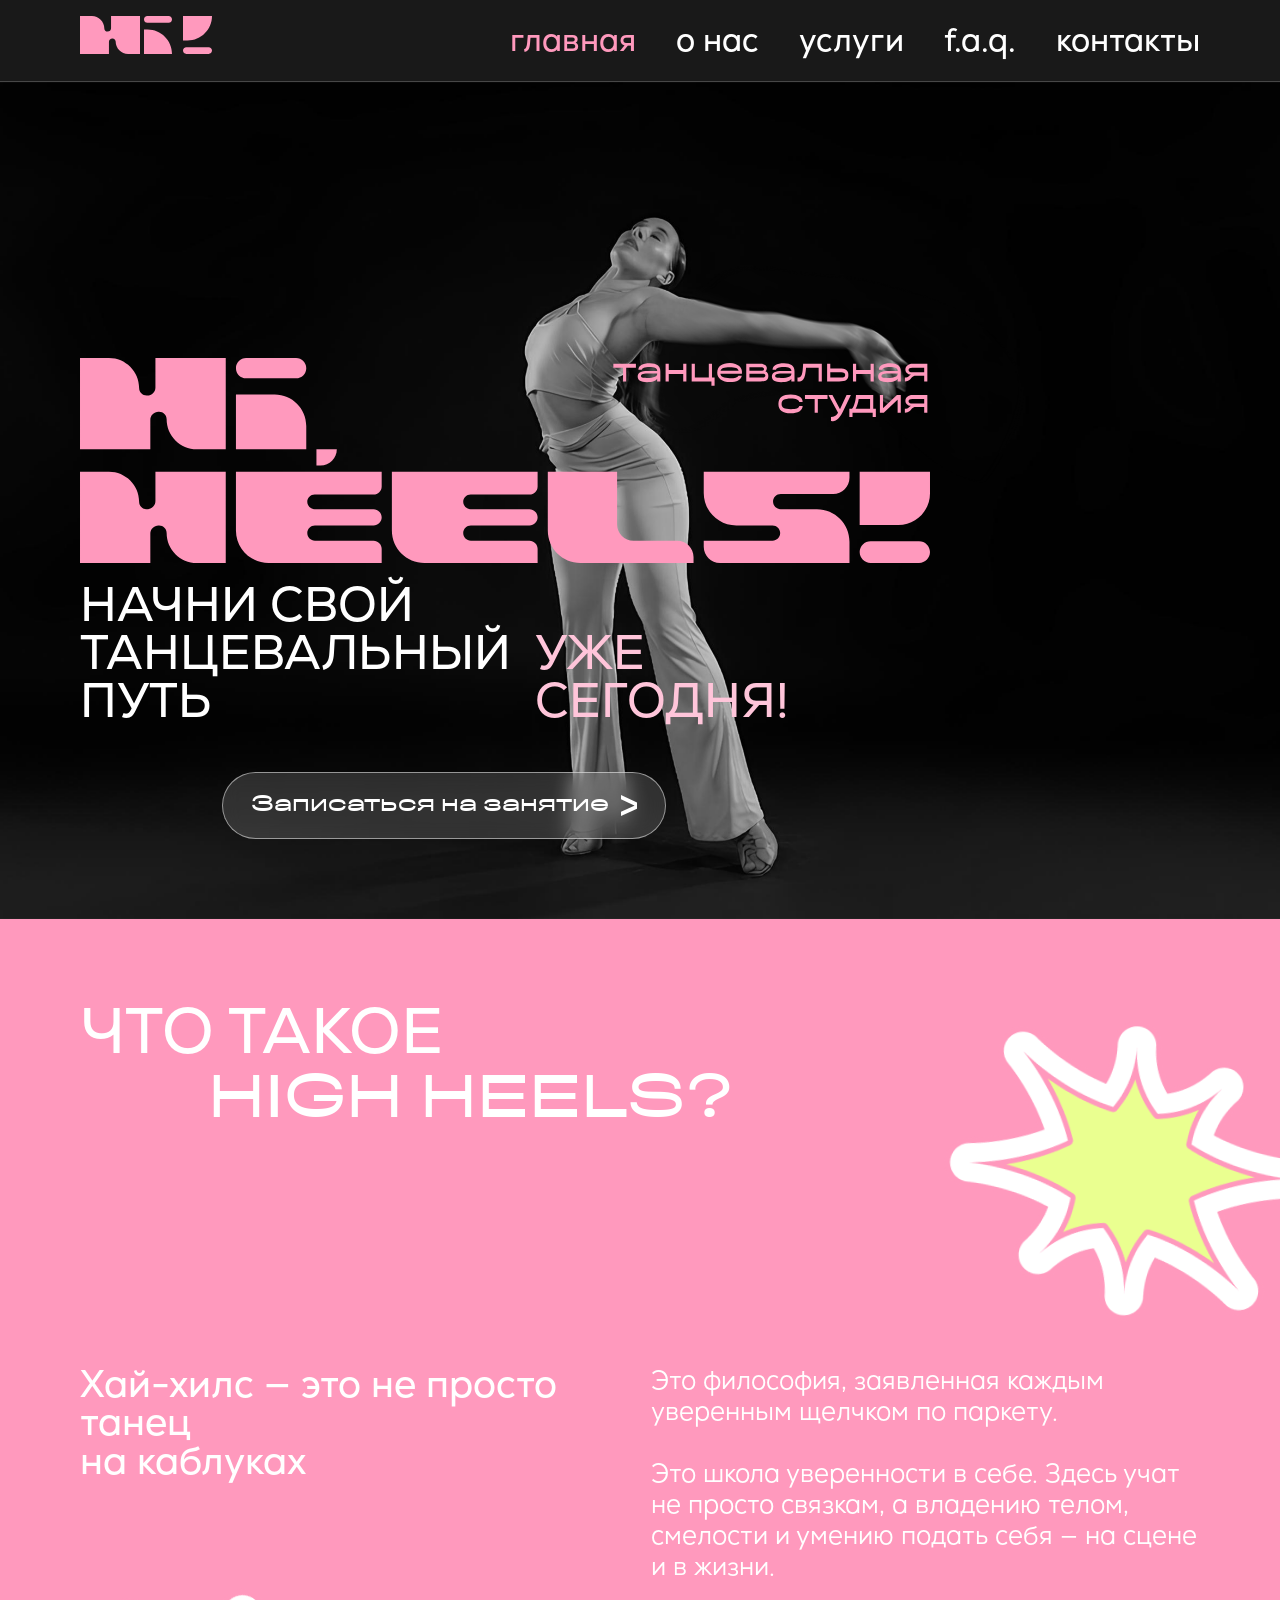
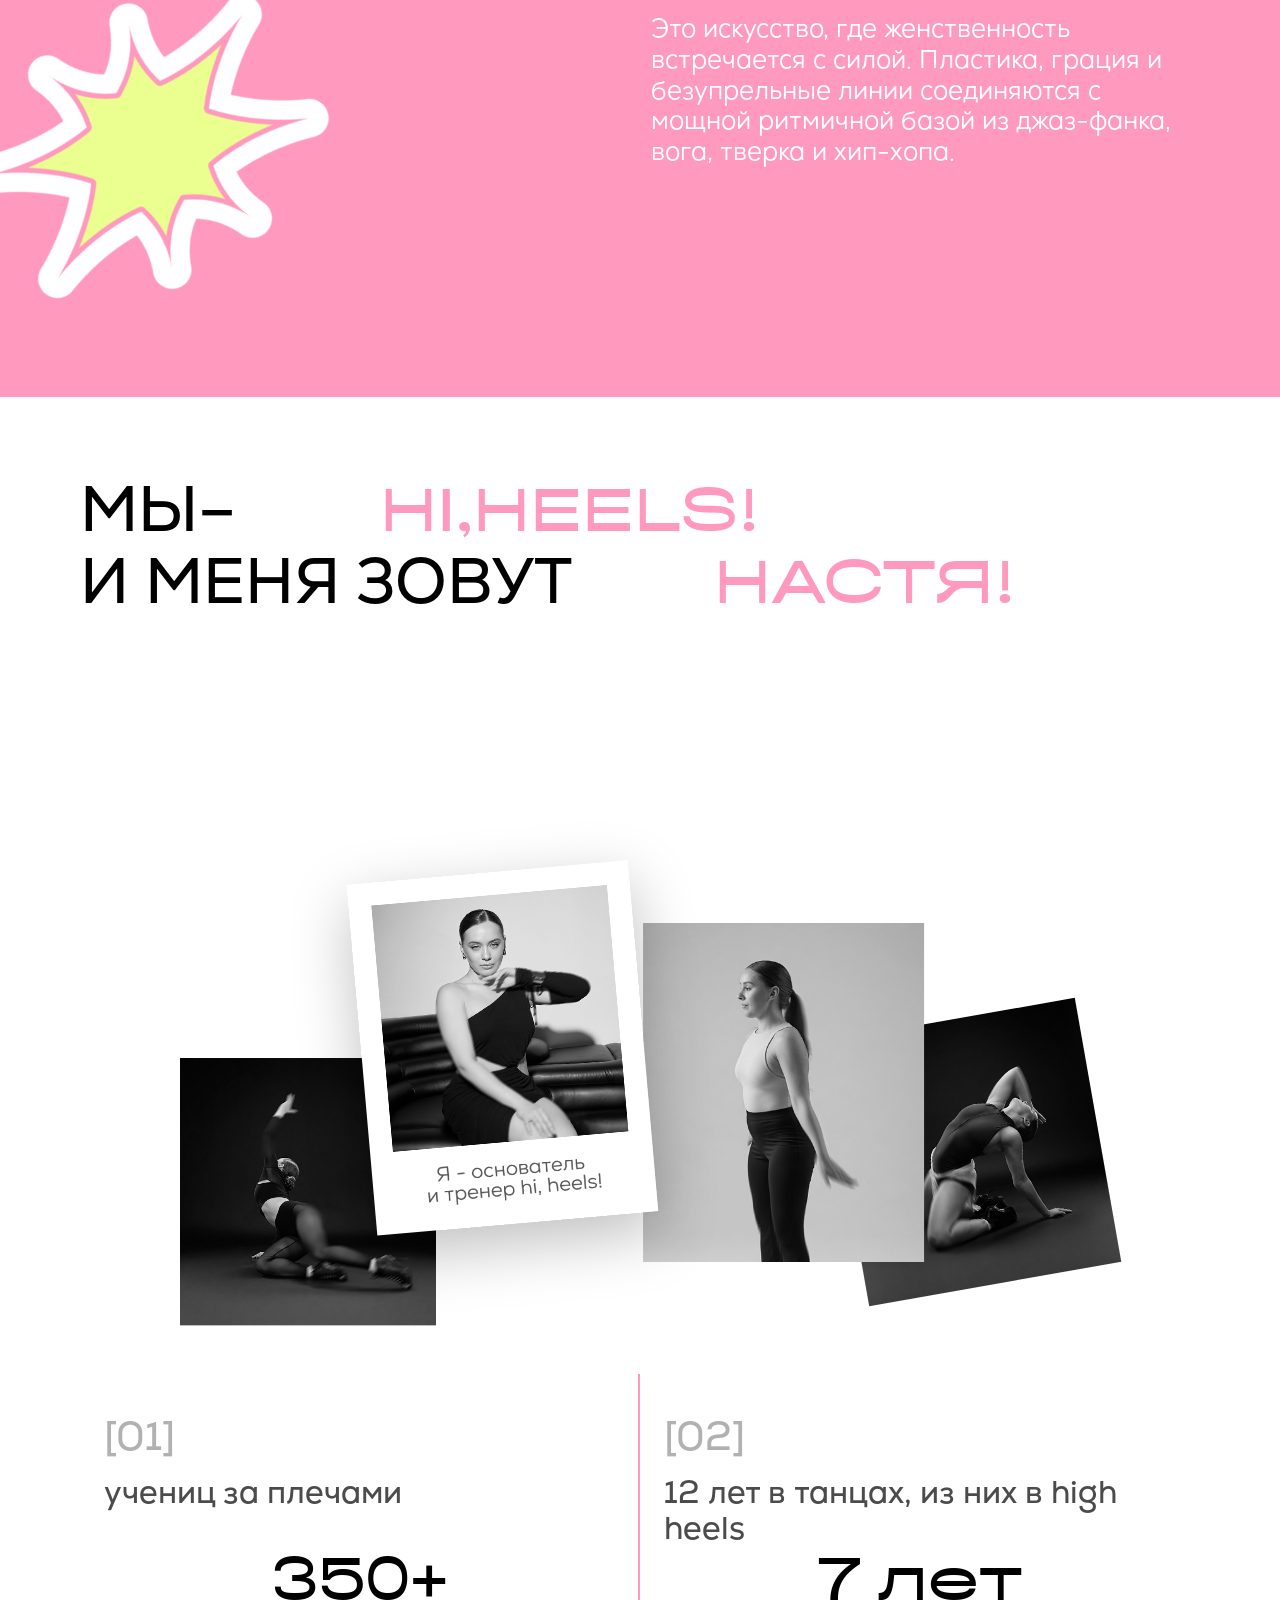
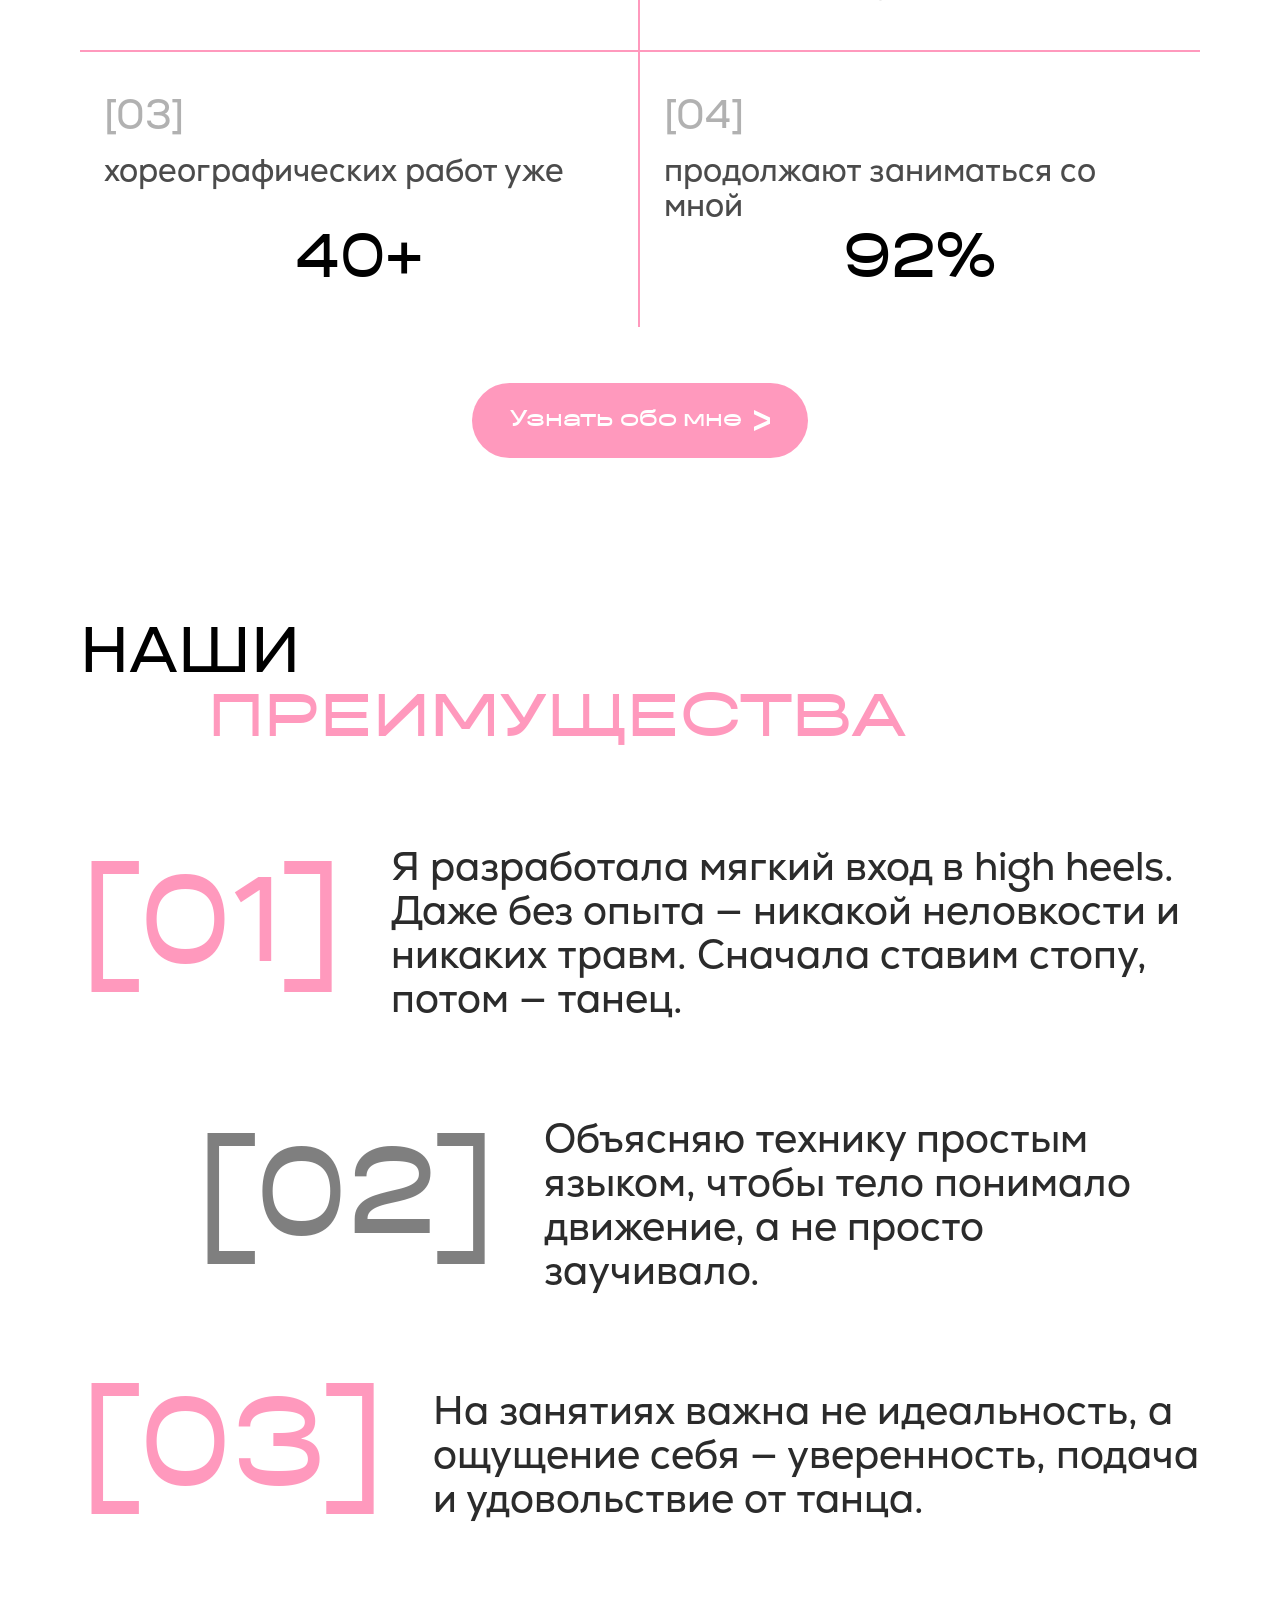
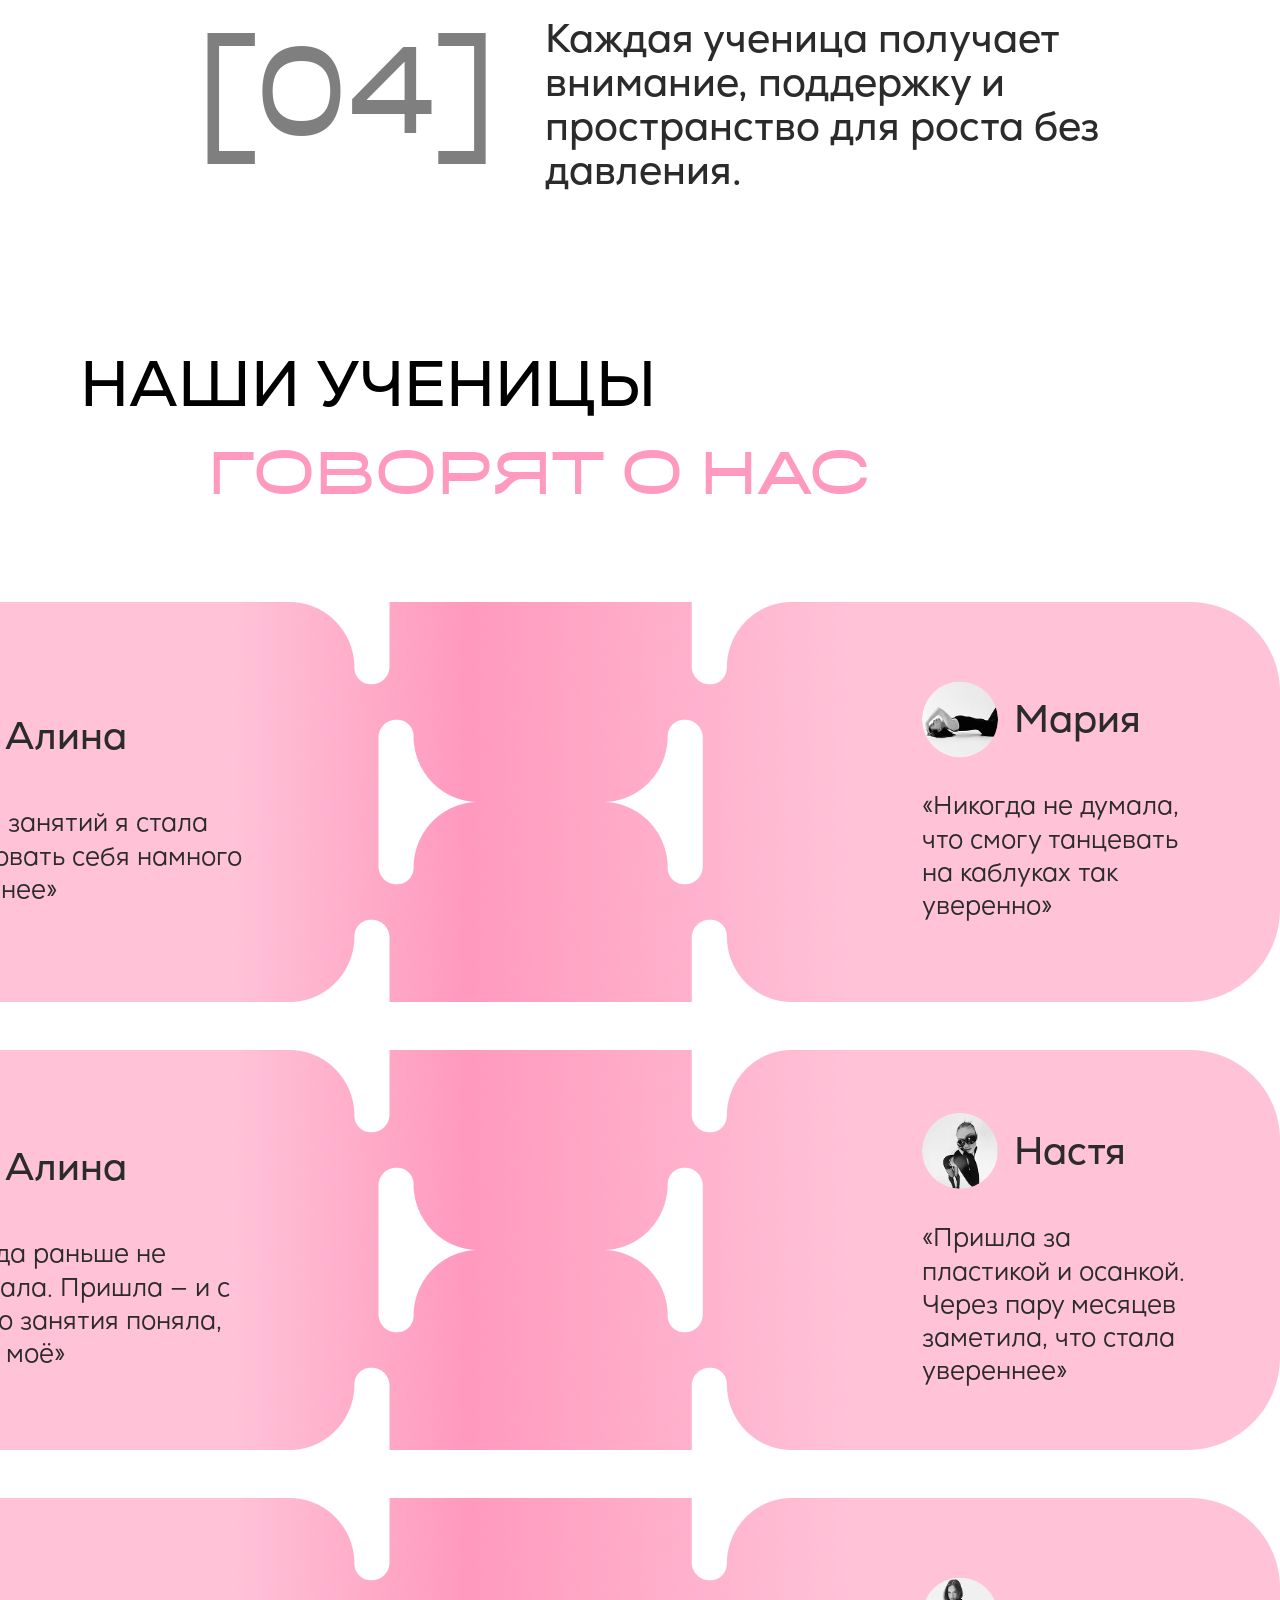
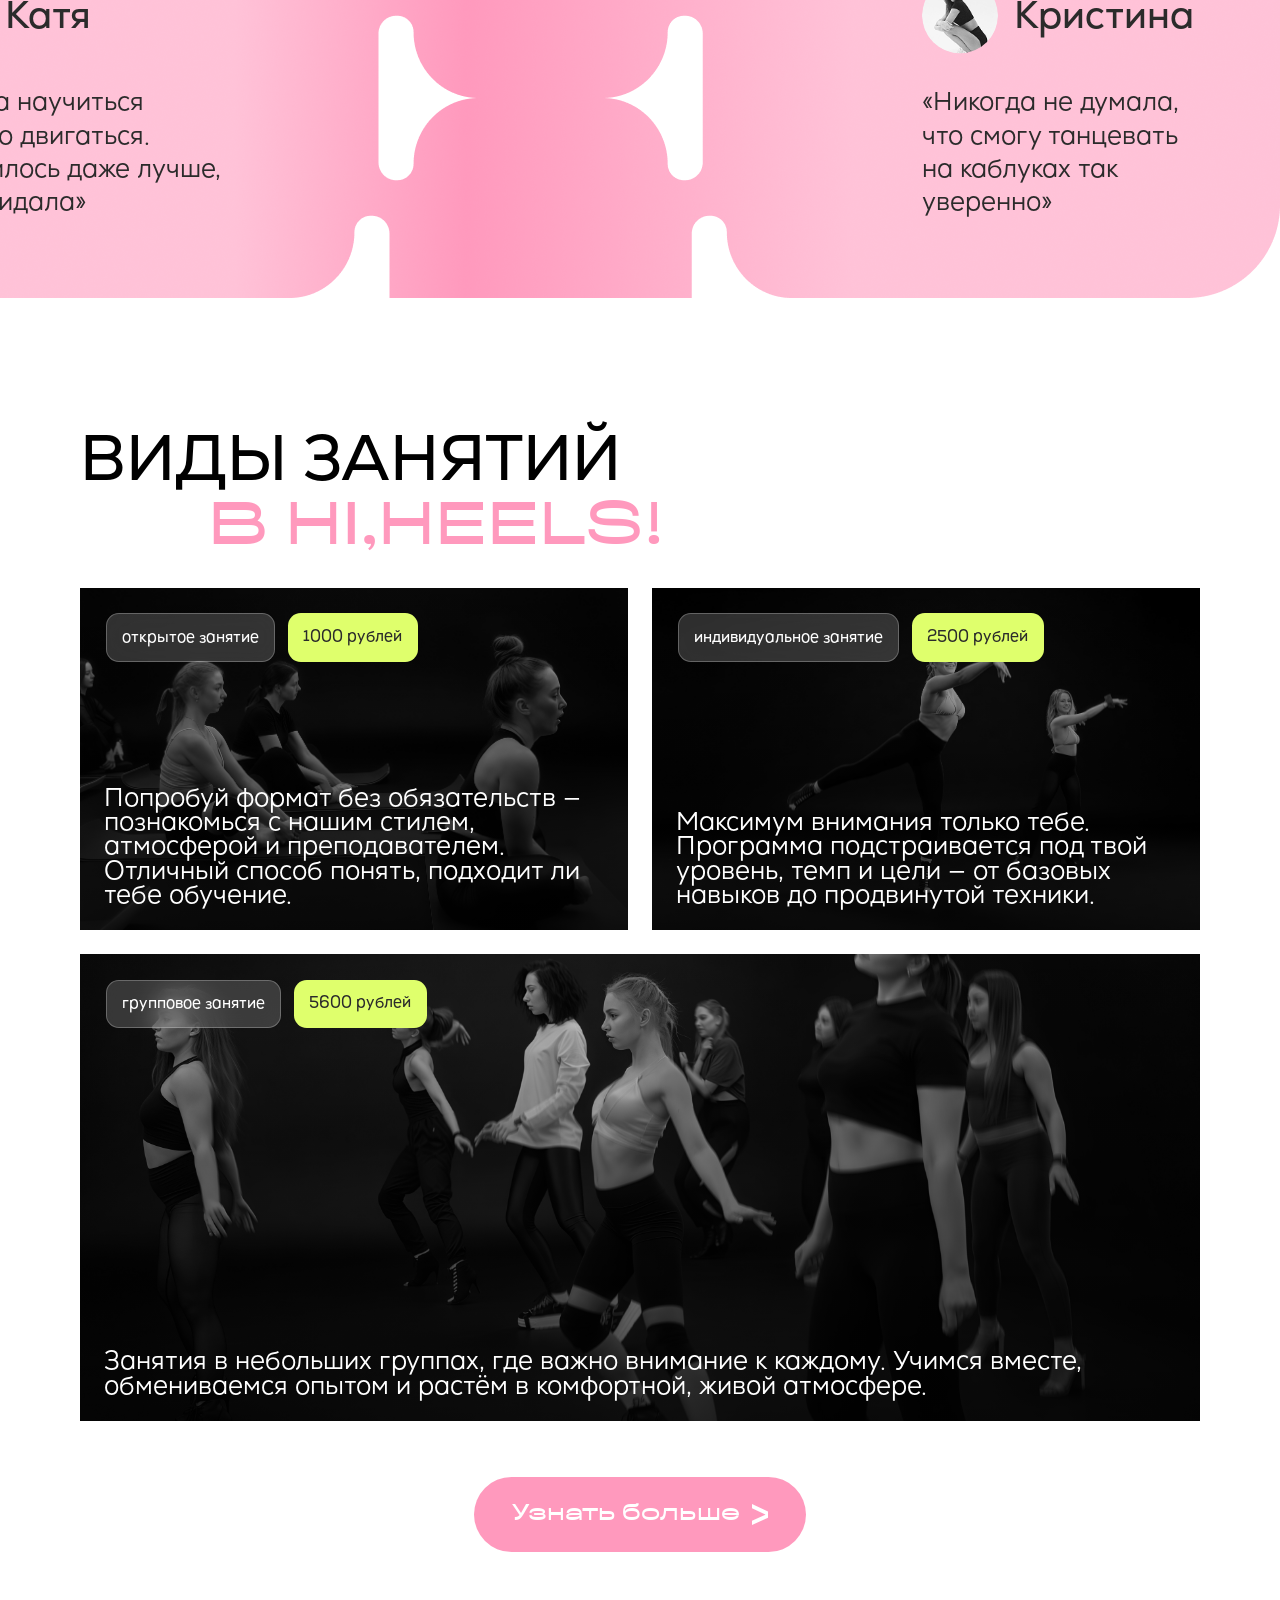
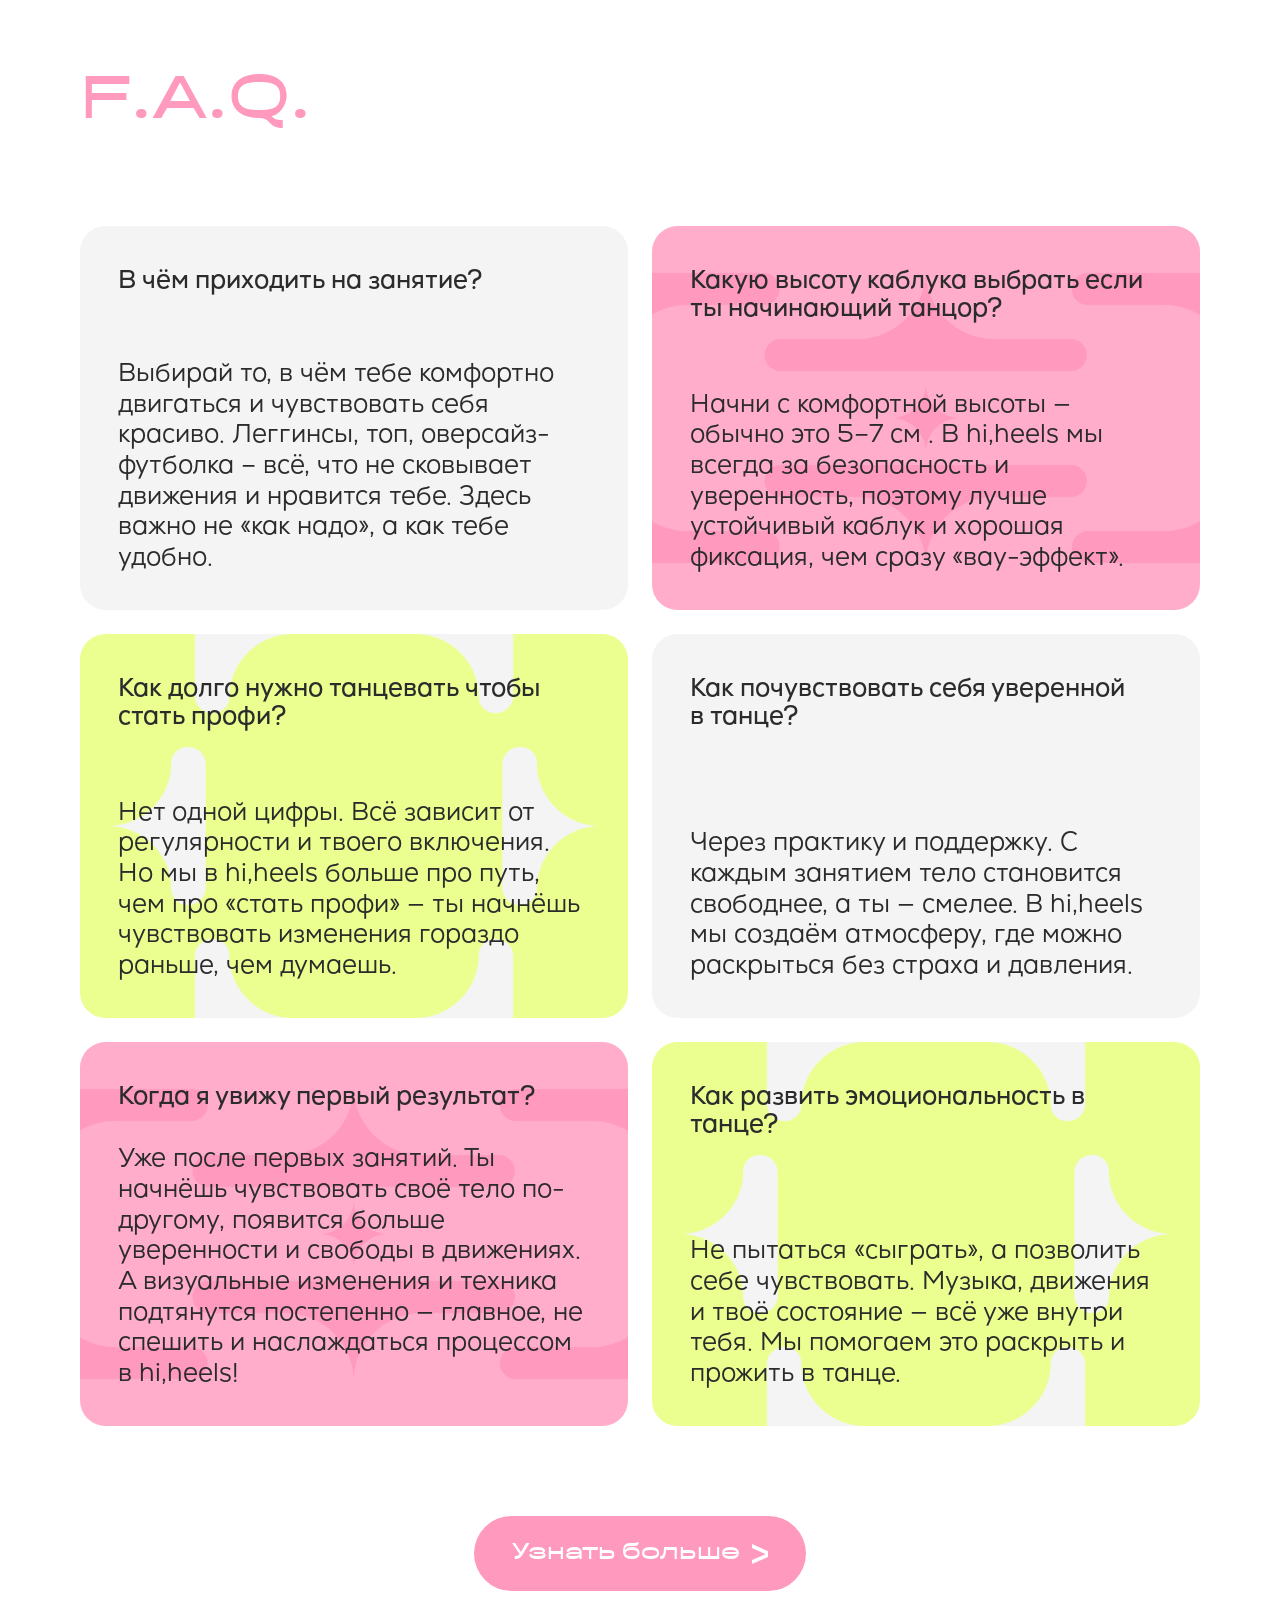
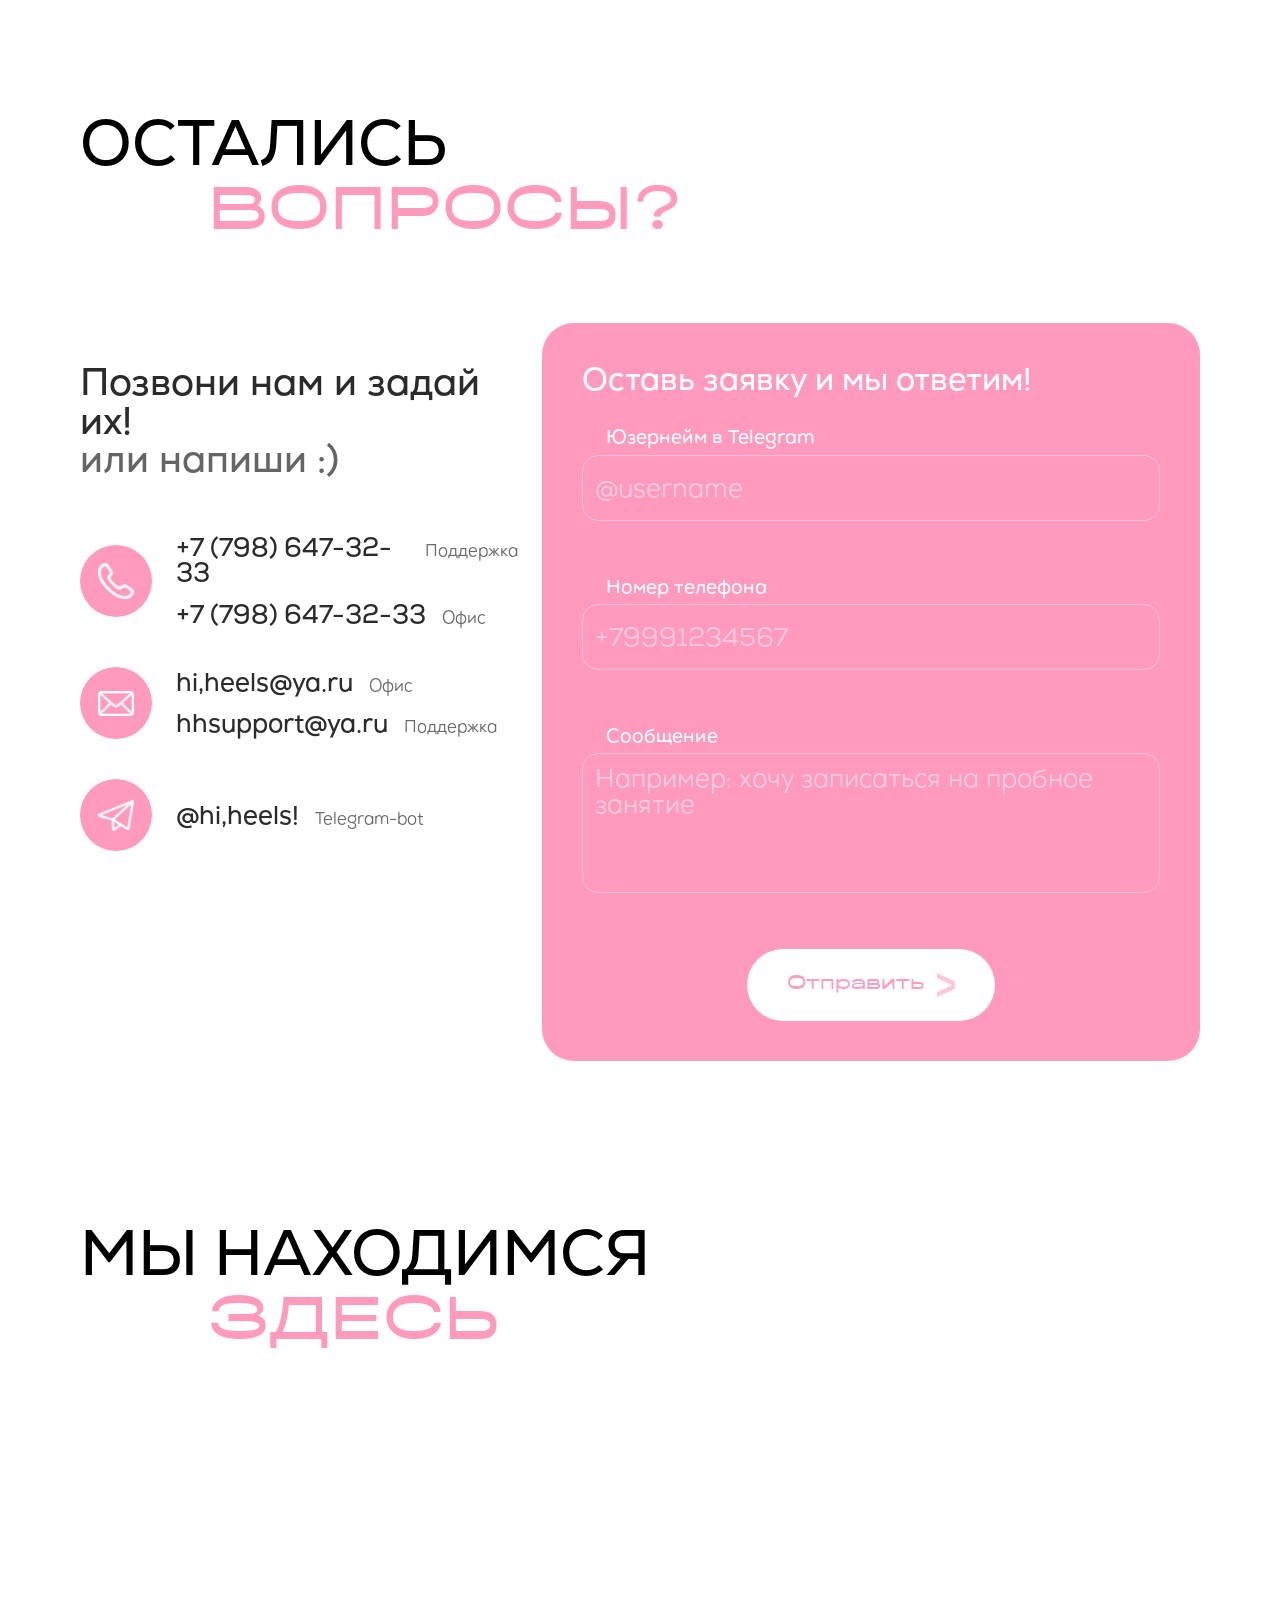
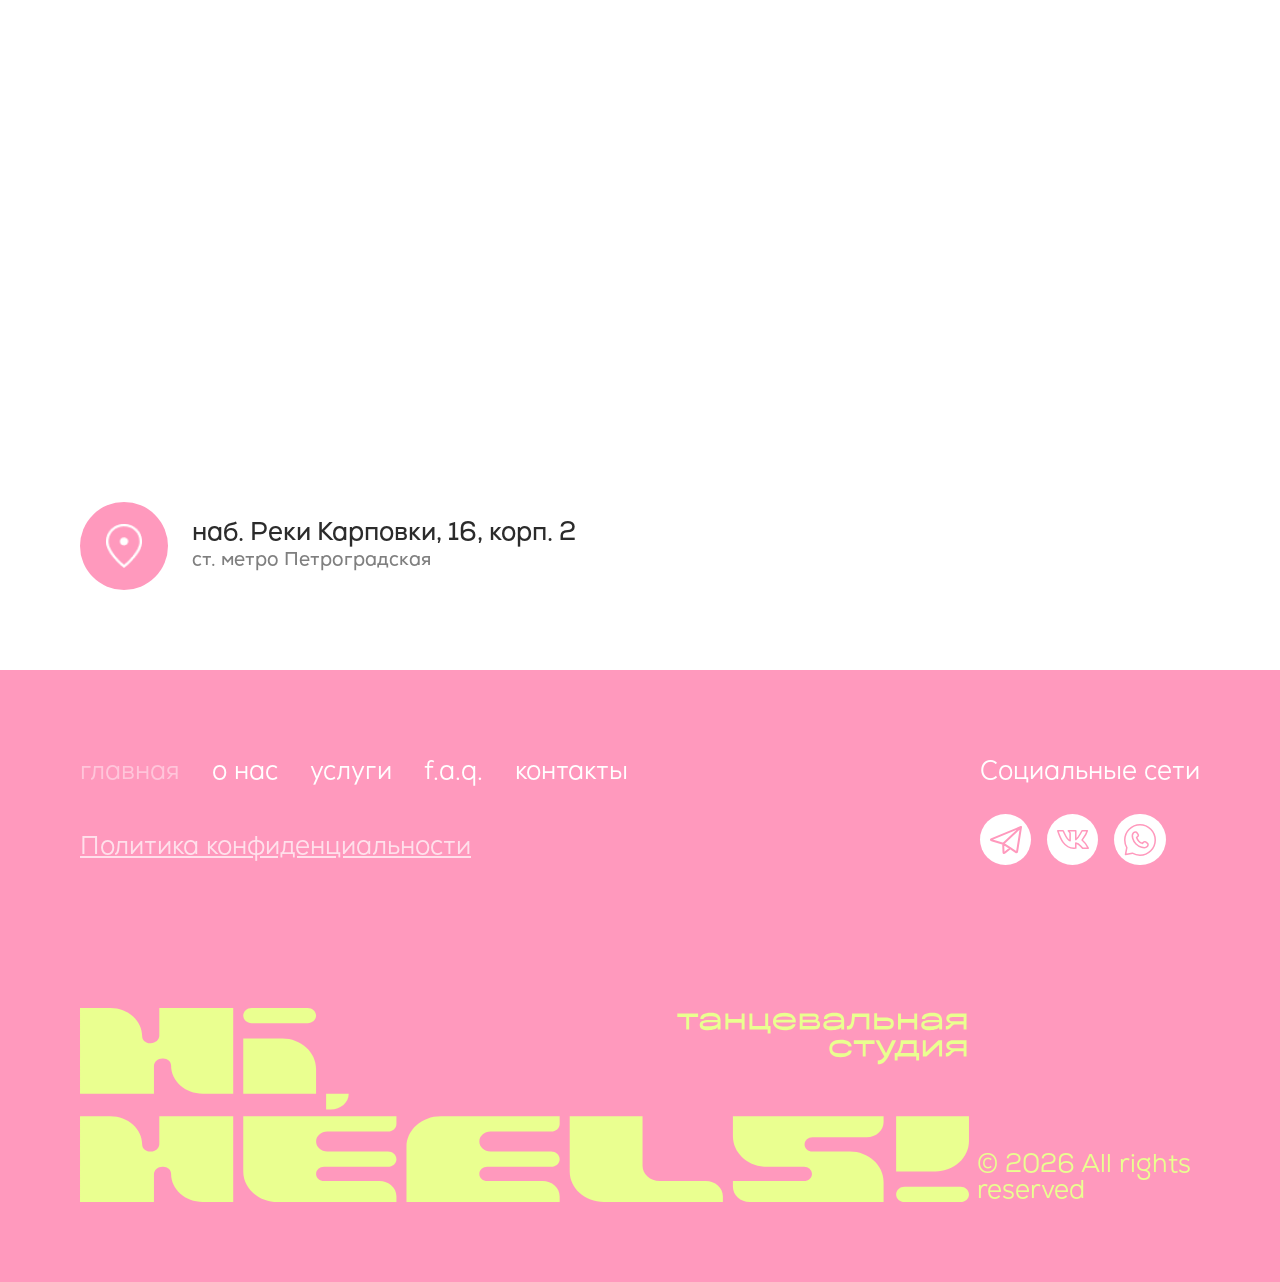
<file: index.html>
<!DOCTYPE html>
<html lang="ru">
    <head> 
        <meta charset="UTF-8"> 
        <meta name="viewport" content="width=device-width, initial-scale=1.0"> 
        <title>HI, HEELS!</title> <link rel="stylesheet" href="style.css"> 
    </head> 
    <body>
        <header class="header"> 
            <div class="log1">
                <img src="images/logoshort.svg">
            </div>
            <nav class="text">
                <a href="index.html" class="nav-link active">главная</a>
                <a href="about.html" class="nav-link">о нас</a>
                <a href="wedo.html" class="nav-link">услуги</a>
                <a href="index.html#faq" class="nav-link">f.a.q.</a>
                <a href="#contacts" class="nav-link">контакты</a>
            </nav>
            <button class="burger">
                <span></span>
                <span></span>
            </button>
        </header>
        <div class="mobile-menu">
            <button class="mobile-close-btn">✕</button>
            <nav class="mobile-nav">
                <a href="index.html" class="mobile-link active">главная</a>
                <a href="about.html" class="mobile-link">о нас</a>
                <a href="wedo.html" class="mobile-link">услуги</a>
                <a href="index.html#faq" class="mobile-link">faq</a>
                <a href="#contacts" class="mobile-link">контакты</a>
            </nav>
        </div>
        <div class="main-container">
            <section class="hero">
                <div class="log2">
                    <img src="images/logobig.svg" alt="logobig">
                </div>
                <div class="text2">
                    <div class="zag">
                        <h1>НАЧНИ СВОЙ<br> ТАНЦЕВАЛЬНЫЙ ПУТЬ</h1>
                        <h2>УЖЕ СЕГОДНЯ!</h2>
                    </div>
                    <a href="about.html" class="btn-main">
                        <span>Записаться на занятие</span>
                        <img src="images/arrowwh.svg" alt="arrow" class="btn-icon">
                    </a>
                </div>
            </section>
        </div>
        <div class="pink">
            <h2 class="title title2">
                ЧТО ТАКОЕ<br>
                <span class="title-accent2">HIGH HEELS?</span>
            </h2>
            <img class="pink-decor pink-decor-left" src="images/forp.png" alt="">
            <img class="pink-decor pink-decor-right" src="images/forp.png" alt="">
            <div class="ttt">
                <div class="ttw-right">
                    <h4>Хай-хилс — это не просто танец<br> на каблуках</h4>
                </div>
                <div class="ttw">
                    <h3>Это философия, заявленная каждым уверенным щелчком по паркету.</h3>
                    <h3>Это школа уверенности в себе. Здесь учат не просто связкам, а владению телом, смелости и умению подать себя — на сцене и в жизни.</h3>
                    <h3>Это искусство, где женственность встречается с силой. Пластика, грация 
и безупрельные линии соединяются 
с мощной ритмичной базой из джаз-фанка, вога, тверка и хип-хопа.</h3>
                </div>
            </div>
        </div>
        <div class="weare">
            <h2 class="title">
                МЫ– <span class="title-accent">HI,HEELS!</span>
            </h2>
        
            <h2 class="title">
                И МЕНЯ ЗОВУТ <span class="title-accent">НАСТЯ!</span>
            </h2>
            <div class="photos">
                <img src="images/ph1.png" class="photo p1">
                <img src="images/ph2.png" class="photo p2">
                <img src="images/ph3.png" class="photo p3">
                <img src="images/ph4.png" class="photo p4">
            </div>
            <div class="stats">
                <div class="stats-grid">
            
                    <div class="stat">
                        <div class="stat-num">[01]</div>
                        <div class="stat-text">учениц за плечами</div>
                        <div class="stat-value">350+</div>
                    </div>
            
                    <div class="stat">
                        <div class="stat-num">[02]</div>
                        <div class="stat-text">12 лет в танцах, из них в high heels</div>
                        <div class="stat-value">7 лет</div>
                    </div>
            
                    <div class="stat">
                        <div class="stat-num">[03]</div>
                        <div class="stat-text">хореографических работ уже</div>
                        <div class="stat-value">40+</div>
                    </div>
            
                    <div class="stat">
                        <div class="stat-num">[04]</div>
                        <div class="stat-text">продолжают заниматься со мной</div>
                        <div class="stat-value">92%</div>
                    </div>
            
                </div>
            </div>
            <a href="about.html" class="btn-new">
                <span>Узнать обо мне</span>
                <img src="images/arrowwh.svg" alt="arrow" class="btn-icon">
            </a>
        </div>
        <div class="pluses">
            <h2 class="title">
                НАШИ<br>
                <span class="title-accent">ПРЕИМУЩЕСТВА</span>
            </h2>
            <div class="pluses-list">
                <div class="plus-item plus-1">
                    <div class="plus-number">[01]</div>
                    <div class="plus-text">
                        Я разработала мягкий вход в high heels. Даже без опыта — никакой неловкости и никаких травм. Сначала ставим стопу, потом — танец.
                    </div>
                </div>
                <div class="plus-item plus-2">
                    <div class="plus-number1">[02]</div>
                    <div class="plus-text">
                        Объясняю технику простым языком, чтобы тело понимало движение, а не просто заучивало.
                    </div>
                </div>
                <div class="plus-item plus-3">
                    <div class="plus-number">[03]</div>
                    <div class="plus-text">
                        На занятиях важна не идеальность, а ощущение себя — уверенность, подача и удовольствие от танца.
                    </div>
                </div>
                <div class="plus-item plus-4">
                    <div class="plus-number1">[04]</div>
                    <div class="plus-text">
                        Каждая ученица получает внимание, поддержку и пространство для роста без давления.
                    </div>
                </div>
            </div>
        </div>
        <div class="talk">
            <div class="section-title">
                <h2 class="title">НАШИ УЧЕНИЦЫ</h2>
                <h2 class="title">
                    <span class="title-accent">ГОВОРЯТ О НАС</span>
                </h2>
            </div>
        </div>
        <section class="horizontal-section">
            <div class="horizontal-sticky">
        
                <div class="horizontal-track">
        
                    <img src="images/linef.png" class="review-line">
                    <div class="review-card review-1">
                        <div class="review-author">
                            <img src="images/re1.png" alt="">
                            <span>Мария</span>
                        </div>
                        <p>
                            «Никогда не думала,
                            что смогу танцевать
                            на каблуках так уверенно»
                        </p>
                    </div>
                    <div class="review-card review-3">
                        <div class="review-author">
                            <img src="images/re2.png" alt="">
                            <span>Алина</span>
                        </div>
                    
                        <p>
                            «После занятий
                            я стала чувствовать
                            себя намного увереннее»
                        </p>
                    </div>
                    <div class="review-card review-2">
                        <div class="review-author">
                            <img src="images/re3.png" alt="">
                            <span>Мария</span>
                        </div>
                        <p>
                            «Никогда не думала,
                            что смогу танцевать
                            на каблуках так уверенно»
                        </p>
                    </div>
        
                </div>
        
            </div>
        </section>
        <section class="horizontal-section">
            <div class="horizontal-sticky">
        
                <div class="horizontal-track">
        
                    <img src="images/linef.png" class="review-line">
                    <div class="review-card review-1">
                        <div class="review-author">
                            <img src="images/re4.png" alt="">
                            <span>Мария</span>
                        </div>
                        <p>
                            «Занятия помогают забыть о делах и просто двигаться»
                        </p>
                    </div>
                    <div class="review-card review-3">
                        <div class="review-author">
                            <img src="images/re5.png" alt="">
                            <span>Алина</span>
                        </div>
                    
                        <p>
                            «Никогда раньше не танцевала. Пришла — и с первого занятия поняла, что это моё»
                        </p>
                    </div>
                    <div class="review-card review-2">
                        <div class="review-author">
                            <img src="images/re6.png" alt="">
                            <span>Настя</span>
                        </div>
                        <p>
                            «Пришла за пластикой 
                            и осанкой. Через пару месяцев заметила, что стала увереннее»
                        </p>
                    </div>
        
                </div>
        
            </div>
        </section>
        <section class="horizontal-section">
            <div class="horizontal-sticky">
        
                <div class="horizontal-track">
        
                    <img src="images/linef.png" class="review-line">
                    <div class="review-card review-1">
                        <div class="review-author">
                            <img src="images/re7.png" alt="">
                            <span>Вика</span>
                        </div>
                        <p>
                            «Танцую давно, разные стили. 
                            У Насти high heels даётся особенно хорошо»
                        </p>
                    </div>
                    <div class="review-card review-3">
                        <div class="review-author">
                            <img src="images/re8.png" alt="">
                            <span>Катя</span>
                        </div>
                    
                        <p>
                            «Хотела научиться красиво двигаться. Получилось даже лучше, чем ожидала»
                        </p>
                    </div>
                    <div class="review-card review-2">
                        <div class="review-author">
                            <img src="images/re9.png" alt="">
                            <span>Кристина</span>
                        </div>
                        <p>
                            «Никогда не думала,
                            что смогу танцевать
                            на каблуках так уверенно»
                        </p>
                    </div>
                </div>
            </div>
        </section>
        <div class="classes">
            <h2 class="title">ВИДЫ ЗАНЯТИЙ</h2>
            <h2 class="title"><span class="title-accent">В HI,HEELS!</span></h2>
            <div class="classes-cards">
                <div class="class-card">
                    <img src="images/b33ET.jpg" alt="">
                    <div class="card-top">
                        <span class="card-tag">открытое занятие</span>
                        <span class="card-price">1000 рублей</span>
                    </div>
                    <div class="card-bottom">
                        Попробуй формат без обязательств — познакомься с нашим стилем, атмосферой и преподавателем. Отличный способ понять, подходит ли тебе обучение.
                    </div>
                    <div class="card-mobile-info">
                        <div class="card-mobile-title">
                            Открытое занятие
                        </div>
                        <div class="card-mobile-time">
                            2 часа
                        </div>
                    </div>
                </div>

                <div class="class-card">
                    <img src="images/facetface.jpg" alt="">
                    <div class="card-top">
                        <span class="card-tag">индивидуальное занятие</span>
                        <span class="card-price">2500 рублей</span>
                    </div>
                    <div class="card-bottom">
                        Максимум внимания только тебе. Программа подстраивается под твой уровень, темп и цели — от базовых навыков до продвинутой техники.
                    </div>
                    <div class="card-mobile-info">
                        <div class="card-mobile-title">
                            Индивидуальное занятие
                        </div>
                        <div class="card-mobile-time">
                            2 часа
                        </div>
                    </div>
                </div>

                <div class="class-card class-card-big">
                    <img src="images/groptask.jpg" alt="">
                    <div class="card-top">
                        <span class="card-tag">групповое занятие</span>
                        <span class="card-price">5600 рублей</span>
                    </div>
                    <div class="card-bottom">
                        Занятия в небольших группах, где важно внимание к каждому. Учимся вместе, обмениваемся опытом и растём в комфортной, живой атмосфере.
                    </div>
                    <div class="card-mobile-info">
                        <div class="card-mobile-title">
                            Групповое занятие
                        </div>
                        <div class="card-mobile-time">
                            8 занятий / 2 часа
                        </div>
                    </div>
                </div>
            </div>
            <a href="wedo.html" class="btn-new">
                <span>Узнать больше</span>
                <img src="images/arrowwh.svg" alt="arrow" class="btn-icon">
            </a>
        </div>
        <div class="faq" id="faq">
            <h2 class="title title-accent3">F.A.Q.</h2>
            <div class="faq-grid">
        
                <div class="faq-card type-dark">
                    <div class="faq-top">
                        <h3>В чём приходить на занятие?</h3>
                        <p>Выбирай то, в чём тебе комфортно двигаться и чувствовать себя красиво.
                            Леггинсы, топ, оверсайз-футболка – всё, что не сковывает движения и нравится тебе. Здесь важно не «как надо», а как тебе удобно.</p>
                    </div>
                </div>
        
                <div class="faq-card type-pink">
                    <div class="faq-top">
                        <h3>Какую высоту каблука выбрать если ты начинающий танцор?</h3>
                        <p>Начни с комфортной высоты — обычно это 5–7 см . В hi,heels мы всегда за безопасность и уверенность, поэтому лучше устойчивый каблук и хорошая фиксация, чем сразу «вау-эффект».</p>
                    </div>
                </div>
        
                <div class="faq-card type-bg">
                    <div class="faq-top">
                        <h3>Как долго нужно танцевать чтобы стать профи?</h3>
                        <p>Нет одной цифры. Всё зависит от регулярности и твоего включения. Но мы в hi,heels больше про путь, чем про «стать профи» — ты начнёшь чувствовать изменения гораздо раньше, чем думаешь.</p>
                    </div>
                </div>
        
                <div class="faq-card type-dark">
                    <div class="faq-top">
                        <h3>Как почувствовать себя уверенной<br> в танце?</h3>
                        <p>Через практику и поддержку.
                            С каждым занятием тело становится свободнее, а ты — смелее. В hi,heels мы создаём атмосферу, где можно раскрыться без страха и давления.</p>
                    </div>
                </div>
        
                <div class="faq-card type-pink">
                    <div class="faq-top">
                        <h3>Когда я увижу первый результат?</h3>
                        <p>Уже после первых занятий. Ты начнёшь чувствовать своё тело по-другому, появится больше уверенности и свободы в движениях. А визуальные изменения и техника подтянутся постепенно — главное, не спешить и наслаждаться процессом в hi,heels! </p>
                    </div>
                </div>

                <div class="faq-card type-bg">
                    <div class="faq-top">
                        <h3>Как развить эмоциональность в танце?</h3>
                        <p>Не пытаться «сыграть», а позволить себе чувствовать. Музыка, движения и твоё состояние — всё уже внутри тебя. Мы помогаем это раскрыть и прожить в танце.</p>
                    </div>
                </div>
        
            </div>
            <a href="faq.html" class="btn-new1">
                <span>Узнать больше</span>
                <img src="images/arrowwh.svg" alt="arrow" class="btn-icon">
            </a>
        </div>
        <div class="contacts" id="contacts">
            <h2 class="title">ОСТАЛИСЬ</h2>
            <h2 class="title"><span class="title-accent">ВОПРОСЫ?</span></h2>

            <div class="contacts-grid">
        
                <div class="contacts-left">
                    
                    <div class="contacts-subtitle">
                        <h3>Позвони нам и задай их!</h3>
                        <p>или напиши :)</p>
                    </div>
                    <div class="contacts-list">
                        <div class="contact-item">
                            <div class="contact-circle">
                                <img src="images/phone.png" alt="">
                            </div>
                            <div class="contact-info">
                                <div class="cont">
                                    <p>+7 (798) 647-32-33</p>
                                    <span>Поддержка</span>
                                </div>
                                <div class="cont">
                                    <p>+7 (798) 647-32-33</p>
                                    <span>Офис</span>
                                </div>
                            </div>
                        </div>
                        <div class="contact-item">
                            <div class="contact-circle">
                                <img src="images/mail.png" alt="">
                            </div>
                            <div class="contact-info">
                                <div class="cont">
                                    <p>hi,heels@ya.ru</p>
                                    <span>Офис</span>
                                </div>
                                <div class="cont">
                                    <p>hhsupport@ya.ru</p>
                                    <span>Поддержка</span>
                                </div>
                            </div>
                        </div>
                        <div class="contact-item">
                            <div class="contact-circle">
                                <img src="images/tg.png" alt="">
                            </div>
                            <div class="contact-info">
                                <div class="cont">
                                    <p>@hi,heels!</p>
                                    <span>Telegram-bot</span>
                                </div>
                            </div>
                        </div>
                    </div>
                </div>
                <div class="contacts-right">
                    <form class="contact-form" id="contactForm" novalidate>
                        <h3 class="form-title">Оставь заявку и мы ответим!</h3>
                        <div class="form-group">
                            <label for="tg">Юзернейм в Telegram</label>
                            <input 
                                type="text" 
                                id="tg" 
                                name="tg"
                                placeholder="@username"
                                required
                                pattern="^@[a-zA-Z0-9_]{5,32}$"
                            >
                            <span class="error"></span>
                        </div>
                        <div class="form-group">
                            <label for="phone">Номер телефона</label>
                            <input 
                                type="tel" 
                                id="phone" 
                                name="phone"
                                placeholder="+79991234567"
                                required
                                pattern="^(\+7|8)\d{10}$"
                            >
                            <span class="error"></span>
                        </div>
                        <div class="form-group">
                            <label for="message">Сообщение</label>
                            <textarea 
                                id="message" 
                                name="message"
                                placeholder="Например: хочу записаться на пробное занятие"
                                required
                                minlength="10"
                            ></textarea>
                            <span class="error"></span>
                        </div>
                        <button type="submit" class="form-btn">
                            <span>Отправить</span>
                            <img class="form-btn-icon-default" src="images/arrow.svg" alt="arrow">
                            <img class="form-btn-icon-hover" src="images/arrowwh.svg" alt="arrow">
                        </button>
                    </form>
                </div>
            </div>
        </div>
        <div class="map-block">
    
            <h2 class="title">МЫ НАХОДИМСЯ</h2>
            <h2 class="title"><span class="title-accent">ЗДЕСЬ</span></h2>
        
            <div class="map-wrapper">
                <a class="map-link"
                   href="https://yandex.ru/maps/?text=наб.%20Реки%20Карповки%2C%2016%2C%20корп.%202"
                   target="_blank">
        
                    <iframe 
                        src="https://yandex.ru/map-widget/v1/?ll=30.3012%2C59.9696&z=16&pt=30.3012%2C59.9696,pm2rdm"
                        frameborder="0">
                    </iframe>
        
                </a>
                <div class="map-info">
                    <div class="map-avatar">
                        <img src="images/loc.png" alt="icon">
                    </div>
                    <div class="map-text">
                        <p class="map-address">наб. Реки Карповки, 16, корп. 2</p>
                        <p class="map-metro">ст. метро Петроградская</p>
                    </div>
        
                </div>
        
            </div>
        </div>
        <footer class="footer">
            <div class="footer-container">
                <div class="ff">
                    <div class="leftfoot">
                        <div class="footer-nav">
                            <a href="index.html" class="active">главная</a>
                            <a href="about.html">о нас</a>
                            <a href="wedo.html">услуги</a>
                            <a href="faq.html">f.a.q.</a>
                            <a href="#contacts" class="nav-link">контакты</a>
                        </div>
                        <div class="polit">Политика конфиденциальности</div>
                    </div>
                    <div class="foot">
                        <a>Социальные сети</a>
                        <div class="socials">
                            <a href="https://t.me/yourname" target="_blank" class="social-circle">
                                <img src="images/tg.svg" alt="Telegram">
                            </a>
                            <a href="https://vk.com/yourname" target="_blank" class="social-circle">
                                <img src="images/vk.svg" alt="VK">
                            </a>
                            <a href="https://wa.me/79999999999" target="_blank" class="social-circle">
                                <img src="images/wh.svg" alt="WhatsApp">
                            </a>
                        </div>
                    </div>
                </div>
                <div class="fff">
                    <div class="lgbg">
                        <img src="images/logogr.svg" alt="logo">
                    </div>
                    <div class="lgtxt">© 2026 All rights reserved</div>
                </div>
            </div>
        </footer>
        <div class="popup-overlay" id="popupOverlay">
            <div class="popup">
                <button class="popup-close" id="popupClose">✕</button>
                <h2 class="popup-title">Спасибо!</h2>
                <p class="popup-text">Ваша заявка успешно отправлена.<br>Мы свяжемся с вами в ближайшее время.</p>
                <button class="popup-btn" id="popupBtnOk">Хорошо</button>
            </div>
        </div>
        <script src="script.js"></script>
    </body>
</html>
</file>
<file: style.css>
/* ОБЩЕЕ */
* {
    margin: 0;
    padding: 0;
    box-sizing: border-box;
}

body {
    overflow-x: hidden;
    font-family: 'Nexa', sans-serif;
    background: #fff;
}

img {
    display: block;
    max-width: 100%;
}

/* ШРИФТЫ */
@font-face {
    font-family: 'Nexa';
    src: url('fonts/Nexa-Book_0.otf') format('opentype');
    font-weight: 300;
}

@font-face {
    font-family: 'Nexa';
    src: url('fonts/Nexa-Regular_0.otf') format('opentype');
    font-weight: 400;
}

@font-face {
    font-family: 'Nexa';
    src: url('fonts/Nexa-Bold_0.otf') format('opentype');
    font-weight: 700;
}

@font-face {
    font-family: 'Seenonim';
    src: url('fonts/seenonim-v1.ttf') format('truetype');
}

/* ПАДИНГИ */
:root {
    --padding: 80px;
    --gap: 24px;
}

/* ССЫЛКИ В НАВ */
.nav-link {
    font-size: 32px;
    font-weight: 400;
    color: white;
    text-decoration: none;
    transition: 0.3s ease;
    cursor: pointer;
}

.nav-link:hover {
    color: #FFC5DA;
}

.nav-link.active {
    color: #FF99BD;
}

/* КНОПКИ СТИЛИ */
.btn-main,
.btn-new,
.btn-new1,
.form-btn {
    position: relative;
    overflow: hidden;
    transition: 0.4s ease;
    transform: translateZ(0);
}

.btn-main::before,
.btn-new::before,
.btn-new1::before,
.form-btn::before {
    content: "";
    position: absolute;
    inset: 0;
    background: linear-gradient(135deg, #FF99BD, #FFC5DA, #FF99BD);
    background-size: 200% 200%;
    opacity: 0;
    transition: 0.5s ease;
    z-index: 0;
}

.btn-main,
.btn-new,
.btn-new1 {
    text-decoration: none;
}

.btn-main:hover::before,
.btn-new:hover::before,
.btn-new1:hover::before,
.form-btn:hover::before {
    opacity: 1;
    animation: gradientMove 2.5s linear infinite;
}

.btn-main span,
.btn-new span,
.btn-new1 span,
.form-btn span,
.btn-main img,
.btn-new img,
.btn-new1 img,
.form-btn img {
    position: relative;
    z-index: 1;
    transition: 0.3s ease;
}

.btn-main:hover,
.btn-new:hover,
.btn-new1:hover,
.form-btn:hover {
    transform: translateY(-2px) scale(1.02);
    box-shadow: 0 12px 30px rgba(255, 153, 189, 0.35);
}

.btn-main:active,
.btn-new:active,
.btn-new1:active,
.form-btn:active {
    transform: scale(0.97);
}
.section-title {
    display: flex;
    flex-direction: column;
    gap: 24px;
}

.title {
    font-size: clamp(24px, 5vw, 72px);
    line-height: 1;
    font-weight: 400;
}

.title-accent {
    font-family: 'Seenonim';
    color: #FF99BD;
    padding-left: clamp(44px, 10vw, 149px);
}

.title-accent3 {
    font-family: 'Seenonim';
    color: #FF99BD;
}

.title2 {
    font-size: clamp(24px, 5vw, 72px);
    line-height: 1;
    font-weight: 400;
    color: #ffffff;
}

.title-accent2 {
    font-family: 'Seenonim';
    color: #ffffff;
    padding-left: clamp(44px, 10vw, 149px);
}

.title1 {
    font-family: 'Seenonim';
    color: #FF99BD;
    font-size: clamp(24px, 5vw, 72px);
}

button {
    font-family: inherit;
    border: none;
    cursor: pointer;
}

.btn-base {
    display: inline-flex;
    align-items: center;
    justify-content: center;
    gap: 12px;
    width: fit-content;
    white-space: nowrap;
    transition: 0.3s ease;
}

.btn-icon {
    width: clamp(10px, 1.2vw, 18px);
    height: auto;
    flex-shrink: 0;
}

/* ОСН КОНТЕЙНЕР */
.main-container {
    min-height: 93vh;
    padding: 0px var(--padding) 80px;
    display: flex;
    flex-direction: column;
    position: relative;
    background-image: url('images/img111@2x@2x.png');
    background-size: 180%;
    background-position: 30% 10%;
    overflow: hidden;
    background-repeat: no-repeat;
}

/* ДИЗАЙН ХЕДЕРА */

.header {
    display: flex;
    justify-content: space-between;
    align-items: flex-start;
    position: sticky;
    top: 0;
    z-index: 100;
    background: rgba(0, 0, 0, 0.9);  
    backdrop-filter: blur(12px);
    -webkit-backdrop-filter: blur(12px);
    border-bottom: 1px solid rgba(255, 255, 255, 0.2);
    padding: 16px var(--padding);
    width: 100%;
    transition: all 0.3s ease;
}


.header.header-transparent {
    background: rgba(0, 0, 0, 0.9);
    border-bottom-color: rgba(255, 255, 255, 0.2);
}
.header.header-transparent .nav-link {
    color: white;
}
.header.header-transparent .burger span {
    background: white;
}

.header.header-weare,
.header.header-pluses,
.header.header-classes,
.header.header-talk,
.header.header-contacts,
.header.header-map-block,
.header.header-pink,     
.header.header-horizontal-section { 
    background: rgba(255, 255, 255, 0.7);
    backdrop-filter: blur(12px);
    border-bottom-color: rgba(0, 0, 0, 0.1);
}

.header.header-weare .nav-link,
.header.header-pluses .nav-link,
.header.header-classes .nav-link,
.header.header-talk .nav-link,
.header.header-contacts .nav-link,
.header.header-map-block .nav-link,
.header.header-pink .nav-link,
.header.header-horizontal-section .nav-link {
    color: #2B2B2B;
}
.header.header-weare .nav-link.active,
.header.header-pluses .nav-link.active,
.header.header-classes .nav-link.active,
.header.header-talk .nav-link.active,
.header.header-contacts .nav-link.active,
.header.header-map-block .nav-link.active,
.header.header-pink .nav-link.active,
.header.header-horizontal-section .nav-link.active {
    color: #FF99BD;
}


.header.header-faq {
    background: rgba(255, 255, 255, 0.95);
    border-bottom-color: rgba(255, 255, 255, 0.3);
}
.header.header-faq .nav-link {
    color: #2B2B2B;
    opacity: 100%;
}
.header.header-faq .nav-link.active {
    color: #FF99BD;
    opacity: 100%;
}

.header.header-transparent .nav-link:hover {
    color: #FFC5DA;
}

.header.header-weare .nav-link:hover,
.header.header-pluses .nav-link:hover,
.header.header-classes .nav-link:hover,
.header.header-talk .nav-link:hover,
.header.header-contacts .nav-link:hover,
.header.header-map-block .nav-link:hover,
.header.header-pink .nav-link:hover,
.header.header-horizontal-section .nav-link:hover {
    color: #FFC5DA;
}
.header.header-transparent .nav-link.active {
    color: #FF99BD;
}

.header.header-weare .nav-link.active,
.header.header-pluses .nav-link.active,
.header.header-classes .nav-link.active,
.header.header-talk .nav-link.active,
.header.header-contacts .nav-link.active,
.header.header-map-block .nav-link.active,
.header.header-pink .nav-link.active,
.header.header-horizontal-section .nav-link.active {
    color: #FF99BD;
}
.burger span {
    background: white;
}

.header.header-weare .burger span,
.header.header-pluses .burger span,
.header.header-classes .burger span,
.header.header-talk .burger span,
.header.header-contacts .burger span,
.header.header-map-block .burger span,
.header.header-pink .burger span,
.header.header-horizontal-section .burger span {
    background: #2B2B2B;
}

.header.header-faq .burger span {
    background: #2B2B2B;
}

.header.scrolled {
    background: rgba(255, 255, 255, 0.15);
    backdrop-filter: blur(16px);
    border-bottom-color: rgba(255, 255, 255, 0.3);
}

/* ТЕКСТ МЕНЮ ДЕСК */
.text {
    display: flex;
    gap: 40px;
}

.text h1,
.text h2 {
    font-size: 32px;
    font-weight: 300;
}

.text h1 {
    color: #FFC5DA;
}

.text h2 {
    color: white;
}

/* БУРГЕР */
.burger {
    display: none;
    width: 64px;
    height: 64px;
    border-radius: 50%;
    border: 1px solid rgba(255, 255, 255, 0.4);
    background: rgba(255, 255, 255, 0.12);
    backdrop-filter: blur(10px);
    cursor: pointer;
    align-items: center;
    justify-content: center;
    flex-direction: column;
    gap: 8px;
    padding: 0;
    z-index: 200;
    position: relative;
}

.burger span {
    width: 24px;
    height: 2px;
    background: white;
    border-radius: 10px;
    transition: all 0.3s ease;
}

/* ХИРО */
.hero {
    flex: 1;
    position: relative;
    display: flex;
    align-items: center;
    justify-content: center;
}

.log2 {
    width: 100%;
    display: flex;
    justify-content: left;
    z-index: 2;
}

.log2 img {
    width: min(850px, 80vw);
}

.text2 {
    position: absolute;
    left: 0;
    right: 0;
    bottom: 0;
    z-index: 2;
    display: flex;
    flex-direction: column;
    gap: 48px;
    width: 65%;
}

.zag {
    display: flex;
    align-items: flex-end;
    gap: 24px;
}

.zag h1,
.zag h2 {
    font-size: clamp(32px, 4vw, 48px);
    line-height: 1;
    font-weight: 400;
}

.zag h1 {
    color: white;
}

.zag h2 {
    color: #FFC5DA;
}

.btn-main {
    display: inline-flex;
    align-items: center;
    justify-content: center;
    gap: 12px;
    padding: 20px 28px;
    border-radius: 999px;
    border: 1px solid rgba(255, 255, 255, 0.5);
    background: rgba(255, 255, 255, 0.15);
    backdrop-filter: blur(10px);
    align-self: center;
}

.btn-main span {
    font-family: 'Seenonim';
    font-size: 24px;
    color: #ffffff;
}

/* О ХАЙ ХИЛС */
.pink {
    padding: 80px var(--padding);
    display: flex;
    flex-direction: column;
    gap: 24px;
    background-color: #FF99BD;
    width: 100vw;
    position: relative;
    overflow: hidden;
}

.chapt1 h1,
.heels-title {
    font-size: clamp(48px, 5vw, 72px);
    line-height: 1;
    font-weight: 400;
}

.heels-title {
    margin-left: 149px;
    color: white;
    font-family: 'Seenonim';
}

.chapt1 h1 {
    color: white;
}

.ttw-wrap {
    display: flex;
    justify-content: space-between;
    gap: 64px;
}

.ttt {
    display: flex;
    gap: 24px;
    flex-direction: row;
    margin-top: 206px;
    margin-bottom: 150px;
    justify-content: space-between;
}

.ttw {
    max-width: 49%;
    display: flex;
    flex-direction: column;
    gap: 32px;
}

.ttw h3 {
    font-size: clamp(18px, 2vw, 32px);
    line-height: 1.2;
    font-weight: 300;
    color: white;
}

.ttw-right {
    display: flex;
    align-items: flex-start;
}

.ttw-right h4 {
    font-size: clamp(22px, 3vw, 48px);
    font-weight: 400;
    line-height: 1;
    color: #FFFFFF;
}
.pink-decor {
    position: absolute;
    bottom: 20px;
    width: clamp(170px, 30vw, 300px);
    max-width: 100%;
    height: auto;
    pointer-events: none;
    z-index: 1;
}

.pink-decor-left {
    left: 0;
    bottom: 64px;
    transform: rotate(35deg);
}

.pink-decor-right {
    right: 0;
    bottom: 640px;
    transform: rotate(93deg);
}

/* О НАС */
.weare {
    padding: 80px var(--padding);
    display: flex;
    flex-direction: column;
}

.we-top {
    display: flex;
    flex-direction: column;
    gap: 8px;
}

.line2222 {
    display: flex;
    flex-direction: row;
    align-items: baseline;
    gap: 147px;
}

.photos {
    position: relative;
    width: 100%;
    height: clamp(240px, 52vw, 760px);
    margin-top: 40px;
}

.photo {
    position: absolute;
    width: 100%;
    height: auto;
    object-fit: cover;
    transition: 0.3s ease;
}

.p1 {
    width: clamp(110px, 20vw, 380px);
    left: 100px;
    bottom: 0;
    z-index: 1;
}

.p2 {
    width: clamp(110px, 22vw, 400px);
    left: 49%;
    bottom: clamp(40px, 8vw, 140px);
    transform: translateX(-95%) rotate(-5deg);
    z-index: 3;
    box-shadow: 0 20px 60px rgba(0, 0, 0, 0.25);
}

.p3 {
    width: clamp(110px, 22vw, 400px);
    left: 49%;
    bottom: clamp(20px, 5vw, 80px);
    transform: translateX(5%);
    z-index: 2;
}

.p4 {
    width: clamp(110px, 20vw, 380px);
    right: 100px;
    bottom: 40px;
    z-index: 1;
    transform: rotate(-10deg);
}

.stats {
    margin-top: 48px;
}

.stats-grid {
    display: grid;
    grid-template-columns: repeat(4, minmax(0, 1fr));
    border-bottom: 2px solid #FF99BD;
}

.stat {
    padding: 32px 24px;
    display: flex;
    flex-direction: column;
    min-height: 220px;
    border-right: 2px solid #FF99BD;
    box-sizing: border-box;
    gap: 8px;
}

.stat:nth-child(4n) {
    border-right: none;
}

.stat-num {
    font-size: 40px;
    opacity: 0.3;
}

.stat-text {
    font-size: 32px;
    line-height: 1.1;
    opacity: 0.7;
    word-break: break-word;
    overflow-wrap: break-word;
    hyphens: auto;
}

.stat-value {
    margin-top: auto;
    align-self: center;
    font-size: clamp(28px, 5vw, 64px);
    line-height: 1;
    font-family: 'Seenonim';
}

.btn-new {
    width: fit-content;
    display: inline-flex;
    align-items: center;
    justify-content: center;
    gap: 12px;
    margin-top: 56px;
    margin-left: auto;
    margin-right: auto;
    padding: clamp(14px, 2vw, 28px) clamp(18px, 3vw, 40px);
    border-radius: 999px;
    border: none;
    background: #FF99BD;
    cursor: pointer;
    flex-shrink: 0;
}

.btn-new1 {
    width: fit-content;
    display: inline-flex;
    align-items: center;
    justify-content: center;
    gap: 12px;
    margin-left: auto;
    margin-right: auto;
    padding: clamp(14px, 2vw, 28px) clamp(18px, 3vw, 40px);
    border-radius: 999px;
    border: none;
    background: #FF99BD;
    cursor: pointer;
    flex-shrink: 0;
    text-decoration: none;
}

.btn-new span,
.btn-new1 span {
    font-size: clamp(14px, 2vw, 24px);
    font-family: 'Seenonim';
    color: white;
    line-height: 1;
}

/* ПРЕИМУЩЕСТВА */
.pluses {
    padding: 80px var(--padding);
    display: flex;
    flex-direction: column;
}

.pluses-list {
    display: flex;
    flex-direction: column;
    gap: 96px;
    margin-top: 90px;
}

.plus-item {
    display: flex;
    gap: 48px;
    align-items: center;
}

.plus-number {
    flex-shrink: 0;
    font-size: 128px;
    line-height: 1;
    font-family: 'Seenonim';
    color: #FF99BD;
}

.plus-text {
    font-size: 40px;
    line-height: 1.1;
    font-weight: 400;
    color: #2B2B2B;
}

.plus-2,
.plus-4 {
    margin-left: 116px;
}

.plus-number1 {
    flex-shrink: 0;
    font-size: 128px;
    line-height: 1;
    font-family: 'Seenonim';
    color: #2B2B2B;
    opacity: 60%;
}

/* ОТЗЫВЫ ЗАГОЛОВОК */
.talk {
    padding: 80px var(--padding) 90px;
    display: flex;
    flex-direction: column;
}

/* ОТЗЫВЫ ПРОКРУТКА */
.horizontal-section {
    position: relative;
    height: 400px;
    overflow: hidden;
    margin-bottom: 48px;
}

.horizontal-sticky {
    position: sticky;
    top: 0;
    height: 400px;
    display: flex;
    align-items: center;
    overflow: hidden;
}

.horizontal-track {
    will-change: transform;
    position: relative;
}

.review-line {
    width: auto;
    height: auto;
    display: block;
    max-width: none;
}

.review-card {
    position: absolute;
    width: clamp(200px, 25vw, 420px);
    padding: clamp(12px, 2vw, 32px);
    color: #2B2B2B;
}

.review-1 {
    top: 50%;
    left: clamp(20px, 5vw, 80px);
    transform: translate(0%, -50%);
}

.review-2 {
    top: 50%;
    right: clamp(20px, 5vw, 80px);
    transform: translate(0%, -50%);
}

.review-3 {
    position: absolute;
    top: 50%;
    left: 50%;
    transform: translate(-50%, -50%);
    width: clamp(200px, 30vw, 480px);
}

.review-card p {
    font-size: clamp(14px, 2vw, 32px);
    line-height: 1.3;
    font-weight: 300;
}

.review-author {
    display: flex;
    align-items: center;
    gap: 16px;
    margin-bottom: 32px;
}

.review-author img {
    width: clamp(48px, 6vw, 103px);
    height: clamp(48px, 6vw, 103px);
    border-radius: 50%;
    object-fit: cover;
    flex-shrink: 0;
}

.review-author span {
    font-size: clamp(18px, 3vw, 48px);
    font-weight: 400;
    opacity: 1;
}



/* ЗАНЯТИЯ */
.classes {
    padding: 80px var(--padding);
    display: flex;
    flex-direction: column;
}

.classes-cards {
    display: grid;
    grid-template-columns: 1fr 1fr;
    gap: 24px;
    margin-top: clamp(24px, 2vw, 80px);
}

.class-card {
    position: relative;
    width: 100%;
    aspect-ratio: 4 / 2.5;
    overflow: hidden;
    border-radius: 0;
}

.class-card-big {
    grid-column: span 2;
    aspect-ratio: 12 / 5;
}

.class-card img {
    width: 100%;
    height: 100%;
    object-fit: cover;
    display: block;
    transition: 0.4s ease;
}

.class-card:hover img {
    transform: scale(1.03);
}
.class-card img[src="images/b33ET.jpg"] {
    filter: grayscale(100%);
}
.card-top {
    position: absolute;
    top: clamp(12px, 2vw, 32px);
    left: clamp(12px, 2vw, 32px);
    display: flex;
    gap: clamp(8px, 1vw, 16px);
    z-index: 2;
}

.card-tag {
    background: rgba(255, 255, 255, 0.18);
    backdrop-filter: blur(12px);
    border: 1px solid rgba(255, 255, 255, 0.25);
    color: white;
    line-height: 1;
    padding: clamp(8px, 1.2vw, 24px);
    font-size: clamp(12px, 1.2vw, 32px);
    border-radius: clamp(8px, 1vw, 16px);
}

.card-price {
    background: #DFFF6C;
    color: #2B2B2B;
    font-family: 'Nexa';
    line-height: 1;
    padding: clamp(8px, 1.2vw, 24px);
    font-size: clamp(12px, 1.2vw, 32px);
    border-radius: clamp(8px, 1vw, 16px);
}

.card-bottom {
    position: absolute;
    left: 24px;
    bottom: 24px;
    z-index: 2;
    color: white;
    font-size: clamp(16px, 2vw, 32px);
    line-height: 0.95;
    font-weight: 300;
}

.class-card::after {
    content: "";
    position: absolute;
    inset: 0;
    background: linear-gradient(to top, rgba(0, 0, 0, 0.7), rgba(0, 0, 0, 0.05));
    z-index: 1;
}

.card-mobile-info {
    display: none;
}

/* ФАК */
.faq {
    padding: 40px var(--padding);
    display: flex;
    flex-direction: column;
    gap: 90px;
}

.faq-title {
    font-size: clamp(48px, 5vw, 72px);
    font-weight: 400;
    color: #FF99BD;
    font-family: 'Seenonim';
}

.faq-grid {
    display: grid;
    grid-template-columns: repeat(2, 1fr);
    gap: 24px;
}

.faq-card {
    height: clamp(170px, 30vw, 480px);
    padding: clamp(16px, 3vw, 40px);
    border-radius: clamp(16px, 2vw, 32px);
    background: #FF99BD;
    display: flex;
    flex-direction: column;
    justify-content: space-between;
}

.faq-top {
    display: flex;
    flex-direction: column;
    justify-content: space-between;
    height: 100%;
    gap: 24px;
}

.faq-card h3 {
    font-size: clamp(18px, 2vw, 48px);
    font-weight: 400;
    color: #2B2B2B;
    line-height: 1.1;
}

.faq-card p {
    font-size: clamp(14px, 2vw, 40px);
    font-weight: 300;
    color: #2B2B2B;
    line-height: 1.2;
}

.type-dark {
    background: rgba(43, 43, 43, 0.05);
}

.type-pink {
    background-image: url('images/faqim1.png');
    background-size: cover;
    background-position: center;
    background-color: #FF99BD;
}

.type-bg {
    background-image: url('images/faqim2.png');
    background-size: cover;
    background-position: center;
    background-color: rgba(43, 43, 43, 0.05);
}

/* КОНТАКТЫ */
.contacts {
    padding: 80px var(--padding);
    display: flex;
    flex-direction: column;
}

.contacts-grid {
    display: grid;
    grid-template-columns: minmax(0, 1fr) minmax(0, 1.5fr);
    gap: 24px;
    margin-top: 76px;
}

.contacts-left {
    display: flex;
    flex-direction: column;
    gap: 56px;
    margin-top: 40px;
}

.contacts-subtitle h3 {
    font-size: clamp(24px, 3vw, 48px);
    font-weight: 400;
    color: #2B2B2B;
    line-height: 1;
}

.contacts-subtitle p {
    font-size: clamp(16px, 3vw, 48px);
    opacity: 0.6;
    line-height: 1;
}

.contacts-list {
    display: flex;
    flex-direction: column;
    gap: 40px;
}

.contact-item {
    display: flex;
    align-items: center;
    gap: 24px;
}


.contact-item:hover .cont {
    transform: scale(1.02);
}
.contact-circle {
    width: 72px;
    height: 72px;
    border-radius: 50%;
    background: #FF99BD;
    display: flex;
    align-items: center;
    justify-content: center;
    flex-shrink: 0;
}

.contact-circle img {
    width: 50%;
    height: 50%;
    object-fit: contain;
}

.contact-info {
    display: flex;
    gap: 16px;
    min-width: 0;
    flex-wrap: wrap;
}

.cont {
    display: flex;
    flex-direction: row;
    align-items: baseline;
    gap: 16px;
}

.contact-info span {
    font-size: clamp(12px, 1.3vw, 24px);
    color: #2B2B2B;
    font-weight: 200;
    opacity: 0.7;
    line-height: 1;
}

.contact-info p {
    font-size: clamp(14px, 2vw, 32px);
    color: #2B2B2B;
    line-height: 1;
}

.contacts-right {
    background: #FF99BD;
    height: auto;
    border-radius: 32px;
    padding: 40px;
    display: flex;
    justify-content: center;
    align-items: center;
}

.contact-form {
    width: 100%;
    display: flex;
    flex-direction: column;
    gap: 32px;
}

.form-title {
    font-size: clamp(24px, 2.5vw, 40px);
    color: #ffffff;
    font-weight: 400;
    line-height: 1;
}

.form-group {
    display: flex;
    flex-direction: column;
    gap: 8px;
}

.contact-form input,
.contact-form textarea {
    width: 100%;
    padding: 12px;
    background: transparent;
    border: 1px solid rgba(255, 255, 255, 0.4);
    border-radius: 16px;
    outline: none;
    font-size: clamp(14px, 2vw, 32px);
    color: #ffffff;
    font-family: 'Nexa', sans-serif;
    font-weight: 200;
    line-height: 1;
}

.contact-form textarea {
    min-height: 140px;
    resize: none;
}

.contact-form input::placeholder,
.contact-form textarea::placeholder {
    color: rgba(255, 255, 255, 0.5);
}

.error {
    font-size: 24px;
    color: #FF4486;
    min-height: 16px;
    line-height: 1;
}

.form-btn {
    align-self: center;
    display: flex;
    align-items: center;
    gap: 12px;
    padding: 24px 40px;
    border-radius: 999px;
    border: none;
    background: #fff;
    cursor: pointer;
}

.form-btn span {
    font-size: 20px;
    color: #FF99BD;
    font-family: 'Seenonim';
    line-height: 1;
}
.form-btn:hover span {
    color: #ffffff;
}
.form-group label {
    font-size: clamp(14px, 1.5vw, 24px);
    color: #ffffff;
    font-weight: 400;
    line-height: 1;
    margin-left: 24px;
}

.form-btn-icon-hover {
    display: none;
}

.form-btn:hover .form-btn-icon-default {
    display: none;
}

.form-btn:hover .form-btn-icon-hover {
    display: inline-block;
}
.contacts-left,
.contacts-right,
.contact-info,
.cont {
    min-width: 0;
}

/* КАРТА */
.map-block {
    padding: 80px var(--padding);
    display: flex;
    flex-direction: column;
}

.map-wrapper {
    width: 100%;
    border-radius: 32px;
    overflow: hidden;
    background: #fff;
    position: relative;
    display: flex;
    flex-direction: column;
    margin-top: 66px;
}

.map-wrapper iframe {
    width: 100%;
    height: 640px;
    border: none;
}

.map-link {
    display: block;
    width: 100%;
}

.map-info {
    display: flex;
    align-items: center;
    gap: 24px;
    background: #fff;
    margin-top: 32px;
}

.map-avatar {
    width: 88px;
    height: 88px;
    border-radius: 50%;
    background: #FF99BD;
    display: flex;
    align-items: center;
    justify-content: center;
    flex-shrink: 0;
}

.map-avatar img {
    width: 50%;
    height: 50%;
    object-fit: contain;
}

.map-text {
    display: flex;
    flex-direction: column;
}

.map-address {
    font-size: clamp(16px, 2vw, 40px);
    color: #2B2B2B;
    line-height: 1;
    font-weight: 400;
}

.map-metro {
    font-size: clamp(14px, 1.5vw, 40px);
    color: #2B2B2B;
    opacity: 0.6;
    font-weight: 400;
}

/* ФУТЕР*/
.footer {
    background: #FF99BD;
    padding: 80px;
    height: auto;
}

.footer-container {
    display: flex;
    justify-content: space-between;
    gap: 40px;
    flex-wrap: wrap;
    flex-direction: column;
}

.footer-nav {
    display: flex;
    flex-direction: row;
    gap: 32px;
}

.leftfoot {
    flex-direction: column;
    display: flex;
}

.polit {
    color: #fff;
    text-decoration: underline;
    font-size: clamp(14px, 2vw, 32px);
    transition: 0.3s;
    font-weight: 300;
    opacity: 70%;
    margin-top: auto;
}

.polit:hover {
    opacity: 100%;
    color: #ffffff;
}

.footer-nav a {
    font-size: clamp(14px, 2vw, 32px);
    font-weight: 300;
    color: white;
    text-decoration: none;
    transition: 0.3s ease;
    cursor: pointer;
}

.footer-nav a:hover {
    color: #EAFF90;
}

.footer-nav a.active {
    color: #FFC5DA;
}

.footer-nav a:active {
    color: #FFC5DA;
}

.ff {
    display: flex;
    flex-direction: row;
    justify-content: space-between;
}

.fff {
    display: flex;
    flex-direction: row;
    justify-content: space-between;
    margin-top: clamp(0px, 8vw, 156px);
    gap: 8px;
}

.lgbg img {
    width: 100%;
    height: auto;
    display: block;
}

.lgtxt {
    color: #EAFF90;
    text-decoration: none;
    font-size: clamp(14px, 2vw, 32px);
    transition: 0.3s;
    font-weight: 300;
    align-self: flex-end;
    line-height: 1;
}

.foot a {
    color: #fff;
    text-decoration: none;
    font-size: clamp(14px, 2vw, 32px);
    transition: 0.3s;
    font-weight: 300;
    align-self: flex-end;
}

.foot {
    display: flex;
    flex-direction: column;
    gap: 24px;
}

.socials {
    display: flex;
    gap: 16px;
}

.social-circle {
    width: clamp(44px, 4vw, 72px);
    height: clamp(44px, 4vw, 72px);
    border-radius: 50%;
    background: #ffffff;
    display: flex;
    align-items: center;
    justify-content: center;
    transition: 0.3s ease;
}

.social-circle img {
    width: 32px;
    height: 32px;
    object-fit: contain;
}

.social-circle:hover {
    background: white;
    transform: translateY(-4px) scale(1.05);
}

.social-circle:hover img {
    filter: brightness(0);
}

/* -------------------------- MOBILE CLOSE BUTTON (inside menu) -------------------------- */
.mobile-close-btn {
    position: absolute;
    top: 8px;
    right: 8px;
    width: 48px;
    height: 48px;
    border-radius: 50%;
    background: transparent;
    border: 1px solid rgba(43, 43, 43, 0.3);
    font-size: 24px;
    color: rgb(43, 43, 43);
    cursor: pointer;
    display: flex;
    align-items: center;
    justify-content: center;
    transition: 0.3s ease;
    z-index: 10;
}

.mobile-close-btn:hover {
    background: rgba(255, 153, 189, 0.15);
    transform: scale(1.05);
}

/* -------------------------- MOBILE MENU (flyout) -------------------------- */
.mobile-menu {
    position: fixed;
    top: 16px;
    right: 40px;
    z-index: 200;
    background: rgba(255, 255, 255, 0.95);
    backdrop-filter: blur(20px);
    -webkit-backdrop-filter: blur(20px);
    border-radius: 24px;
    padding: 8px 8px 8px;
    opacity: 0;
    visibility: hidden;
    transform: translateY(-16px) scale(0.95);
    transform-origin: top right;
    transition: all 0.3s cubic-bezier(0.4, 0, 0.2, 1);
    box-shadow: 0 8px 32px rgba(0, 0, 0, 0.12);
    min-width: 220px;
}

.mobile-menu.active {
    opacity: 1;
    visibility: visible;
    transform: translateY(0) scale(1);
}

.mobile-nav {
    display: flex;
    flex-direction: column;
    gap: 8px;
}

.mobile-link {
    font-size: 16px;
    font-weight: 400;
    color: #2B2B2B;
    text-decoration: none;
    padding: 12px 20px;
    border-radius: 24px;
    transition: all 0.25s ease;
}

.mobile-link:hover {
    background: rgba(255, 153, 189, 0.15);
    color: #FF99BD;
}

.mobile-link.active {
    background: linear-gradient(135deg, #FF99BD, #FFC5DA);
    color: white;
}

/* -------------------------- BURGER -> X ANIMATION -------------------------- */
.burger {
    z-index: 101;
    transition: all 0.3s ease;
}

.burger.active span {
    background: #ffffff;
}

.burger.active span:first-child {
    transform: rotate(45deg) translate(5px, 5px);
}

.burger.active span:last-child {
    transform: rotate(-45deg) translate(5px, -5px);
}

body.menu-open {
    overflow: hidden;
}

/* -------------------------- POPUP -------------------------- */
.popup-overlay {
    position: fixed;
    top: 0;
    left: 0;
    width: 100%;
    height: 100%;
    background: rgba(0, 0, 0, 0.6);
    backdrop-filter: blur(8px);
    z-index: 1000;
    display: flex;
    align-items: center;
    justify-content: center;
    opacity: 0;
    visibility: hidden;
    transition: all 0.3s ease;
}

.popup-overlay.active {
    opacity: 1;
    visibility: visible;
}

.popup {
    background: #fff;
    border-radius: 32px;
    padding: 48px 40px;
    max-width: 480px;
    width: 90%;
    text-align: center;
    position: relative;
    transform: scale(0.9);
    transition: transform 0.3s ease;
    box-shadow: 0 20px 60px rgba(0, 0, 0, 0.3);
}

.popup-overlay.active .popup {
    transform: scale(1);
}

.popup-close {
    position: absolute;
    top: 20px;
    right: 20px;
    width: 36px;
    height: 36px;
    border-radius: 50%;
    background: transparent;
    border: none;
    font-size: 24px;
    cursor: pointer;
    color: #2B2B2B;
    transition: 0.3s ease;
    display: flex;
    align-items: center;
    justify-content: center;
}

.popup-close:hover {
    background: rgba(255, 153, 189, 0.2);
    color: #FF99BD;
}

.popup-icon {
    width: 80px;
    height: 80px;
    background: #FF99BD;
    border-radius: 50%;
    display: flex;
    align-items: center;
    justify-content: center;
    margin: 0 auto 24px;
}

.popup-icon img {
    width: 40px;
    height: 40px;
    filter: brightness(0) invert(1);
}

.popup-title {
    font-size: 32px;
    font-family: 'Seenonim';
    color: #FF99BD;
    margin-bottom: 16px;
    line-height: 1;
}

.popup-text {
    font-size: 18px;
    color: #2B2B2B;
    line-height: 1.4;
    margin-bottom: 32px;
}

.popup-btn {
    background: #FF99BD;
    border: none;
    border-radius: 999px;
    padding: 14px 32px;
    font-size: 18px;
    font-family: 'Seenonim';
    color: white;
    cursor: pointer;
    transition: 0.3s ease;
}

.popup-btn:hover {
    transform: translateY(-2px);
    background: #ff80ad;
    box-shadow: 0 8px 20px rgba(255, 153, 189, 0.4);
}

/* -------------------------- KEYFRAMES -------------------------- */
@keyframes gradientMove {
    0% {
        background-position: 0% 50%;
    }
    50% {
        background-position: 100% 50%;
    }
    100% {
        background-position: 0% 50%;
    }
}

/* -------------------------- MEDIA QUERIES -------------------------- */
@media (max-width: 1600px) {
    .main-container {
        background-size: cover;
        background-position: center;
    }
    .stats-grid {
        grid-template-columns: repeat(2, minmax(0, 1fr));
        border-bottom: none;
    }
    .stat {
        border-right: 2px solid #FF99BD;
        border-bottom: 2px solid #FF99BD;
        box-sizing: border-box;
    }
    .stat:nth-child(2n) {
        border-right: none;
    }
    .stat:nth-last-child(-n+2) {
        border-bottom: none;
    }
}

@media (max-width: 1220px) {
    .line2222 {
        gap: 80px;
    }
    .we-4 {
        align-self: flex-end;
        margin-right: 0px;
    }
    .plus-text {
        font-size: 20px;
    }
}

@media (max-width: 1100px) {
    .contacts-grid {
        grid-template-columns: 1fr;
        margin-top: 24px;
    }
}

@media (max-width: 1040px) {
    :root {
        --padding: 40px;
    }
    .line2222 {
        flex-direction: column;
        gap: 16px;
    }
    .main-container::before {
        background-position: 50% center;
    }
    .header {
        position: sticky;
        top: 0;
        left: 0;
        right: 0;
        z-index: 100;
        min-height: 64px;
    }
    .burger {
        display: flex;
        width: 40px;
        height: 40px;
        position: absolute;
        right: 40px;
        top: 50%;
        transform: translateY(-50%);
    }
    .burger.active {
        display: none;
    }
    .text {
        display: none;
    }
    .log1 {
        display: flex;
        justify-content: center;
    }
    .log1 img {
        width: 120px;
        height: auto;
    }
    .hero {
        justify-content: center;
    }
    .log2 {
        justify-content: center;
    }
    .log2 img {
        width: min(700px, 90vw);
    }
    .text2 {
        gap: 32px;
        width: 100%;
    }
    .zag {
        flex-direction: column;
        align-items: flex-start;
        gap: 12px;
    }
    .zag h2 {
        align-self: flex-end;
    }
    .zag h1,
    .zag h2 {
        font-size: clamp(28px, 5vw, 42px);
    }
    .btn-main {
        padding: 20px 28px;
    }
    .btn-main span {
        font-size: 18px;
    }
    .stats-grid {
        border-bottom: none;
        grid-template-columns: repeat(2, minmax(0, 1fr));
        gap: 0;
    }
    .stat {
        padding: 24px 16px;
        min-height: 180px;
        display: flex;
        flex-direction: column;
        gap: 12px;
        position: relative;
    }
    .stat-num {
        font-size: 32px;
    }
    .stat-text {
        font-size: 24px;
        line-height: 1.2;
    }
    .stat-value {
        margin-top: auto;
        align-self: center;
    }
    .pluses-list {
        gap: 40px;
        margin-top: 32px;
    }
    .plus-item {
        flex-direction: column;
        gap: 24px;
        align-items: flex-start;
    }
    .plus-number,
    .plus-number1 {
        font-size: 48px;
    }
    .plus-2,
    .plus-4 {
        margin-left: 0px;
    }
    .plus-text {
        font-size: 24px;
    }
    .social-circle img {
        width: 24px;
        height: 24px;
        object-fit: contain;
    }
    .pink{
        overflow: hidden;
    }
    .horizontal-section,
    .horizontal-sticky,
    .review-line {
        height: 200px;
    }
    .horizontal-section {
        margin-bottom: 32px;
    }
}

@media (max-width: 768px) {
    .class-card,
    .class-card-big {
        height: auto;
        aspect-ratio: auto;
        display: flex;
        flex-direction: column;
        gap: 8px;
    }
    .class-card img {
        aspect-ratio: 16 / 9;
    }
    .card-bottom {
        display: none;
    }
    .card-mobile-info {
        display: flex;
        justify-content: space-between;
    }
    .class-card::after {
        display: none;
    }
    .card-tag {
        background: transparent;
        backdrop-filter: none;
        border: none;
        padding: 0;
        font-size: 12px;
        color: white;
    }
    .card-price {
        font-size: 12px;
        padding: 8px 12px;
        border-radius: 8px;
    }
    .card-mobile-title {
        font-size: 16px;
        font-weight: 400;
        line-height: 1;
        color: #2B2B2B;
        max-width: 70%;
    }
    .card-mobile-time {
        font-size: 16px;
        color: #2B2B2B;
        opacity: 50%;
        white-space: nowrap;
        align-self: flex-end;
    }
    .card-top {
        gap: 0;
    }
    .card-tag {
        display: none;
    }
    .card-price {
        margin-left: 0;
    }
    .faq {
        gap: 32px;
    }
    .faq-grid {
        grid-template-columns: 1fr;
    }
    .faq-card {
        height: 200px;
        padding: 16px;
        border-radius: 16px;
    }
    .faq-card h3 {
        font-size: 16px;
    }
    .faq-card p {
        font-size: 14px;
    }
    .contacts-grid {
        gap: 24px;
    }
    .contacts-right {
        height: auto;
    }
    .contact-circle {
        width: 72px;
        height: 72px;
    }
    .contact-info span {
        font-size: 18px;
    }
    .contact-info p {
        font-size: 14px;
    }
    .map-wrapper iframe {
        height: 400px;
    }
    .map-wrapper {
        margin-top: 32px;
    }
    .map-info {
        flex-direction: row;
        align-items: center;
        gap: 16px;
        margin-top: 16px;
    }
    .map-avatar {
        width: 56px;
        height: 56px;
    }
    .map-address {
        font-size: 16px;
    }
    .map-metro {
        font-size: 14px;
    }
    .ff {
        flex-direction: column;
    }
    .p1 {
        left: 8px;
        bottom: 0;
        z-index: 1;
    }
    .p4 {
        right: 8px;
        bottom: 0px;
        z-index: 1;
        transform: rotate(-10deg);
    }
    .review-author {
        margin-bottom: 8px;
    }
    .review-line {
        width: auto;
        height: 100%;
        object-fit: contain;
    }
    .classes-cards {
        grid-template-columns: 1fr;
    }
    .class-card,
    .class-card-big {
        grid-column: span 1;
    }
    .classes-cards {
        margin-top: 24px;
    }
    .card-top {
        top: 16px;
        left: 16px;
        flex-wrap: wrap;
    }
    .card-tag,
    .card-price {
        font-size: 14px;
        padding: 10px 14px;
    }
    .card-bottom {
        left: 16px;
        bottom: 16px;
        font-size: 24px;
        max-width: 90%;
    }
    .foot {
        align-items: center;
    }
    .foot a {
        align-self: center;
    }
    .polit {
        align-self: center;
    }
    .leftfoot {
        gap: 40px;
    }
    .ff {
        gap: 16px;
    }
    .contacts {
        padding: 40px 24px;
    }
    .contacts-grid {
        gap: 32px;
        margin-top: 32px;
    }
    .contacts-left {
        margin-top: 0;
        gap: 24px;
    }
    .contacts-subtitle h3 {
        font-size: 18px;
    }
    .contacts-subtitle p {
        font-size: 18px;
    }
    .contacts-list {
        gap: 16px;
    }
    .contact-item {
        gap: 16px;
    }
    .contact-circle {
        width: 52px;
        height: 52px;
        flex-shrink: 0;
    }
    .contact-info {
        gap: 8px;
        flex-wrap: wrap;
    }
    .cont {
        gap: 8px;
    }
    .contact-info p {
        font-size: 16px;
        line-height: 1.2;
        word-break: break-word;
    }
    .contact-info span {
        font-size: 12px;
    }
    .contacts-right {
        padding: 16px;
        border-radius: 16px;
    }
    .contact-form {
        gap: 8px;
    }
    .form-title {
        font-size: 18px;
        margin-bottom: 8px;
    }
    .form-group label {
        font-size: 14px;
        margin-left: 12px;
        font-weight: 200;
    }
    .contact-form input,
    .contact-form textarea {
        font-size: 14px;
        padding: 8px;
        border-radius: 12px;
        font-weight: 200;
    }
    .contact-form textarea {
        min-height: 120px;
    }
    .error {
        font-size: 12px;
    }
    .form-btn {
        padding: 14px 20px;
    }
    .form-btn span {
        font-size: 14px;
    }
    .form-btn img {
        width: 12px;
    }
    .faq .btn-new {
        padding: 14px 20px;
    }
    .faq .btn-new span {
        font-size: 14px;
    }
    .footer {
        padding: 24px;
    }
    .footer-nav {
        gap: 16px;
    }
    .footer-container {
        gap: 24px;
        align-items: center;
    }
    .fff {
        flex-direction: column;
        margin-top: 0px;
    }
    .lgtxt {
        align-self: flex-start;
    }
    .map-block {
        padding: 40px 24px;
    }
    .faq {
        padding: 40px 24px;
    }
    .classes {
        padding: 40px 24px;
    }
    .talk {
        padding: 40px 24px;
    }
    .weare {
        padding: 40px 24px;
    }
    .pink {
        padding: 40px 24px;
    }
    .section-title {
        gap: 8px;
    }
    .mobile-menu {
        top: 16px;
        right: 24px;
        padding: 8px 8px 8px;
        min-width: 200px;
    }
    .mobile-link {
        font-size: 16px;
        padding: 10px 16px;
    }
    .mobile-close-btn {
        width: 44px;
        height: 44px;
    }
    .horizontal-section,
    .horizontal-sticky,
    .review-line {
        height: 180px;
    }
    .horizontal-section {
        margin-bottom: 32px;
    }
    
}

@media (max-width: 720px) {
    .stat-text {
        font-size: 22px;
        line-height: 1.2;
    }
    .stat-value {
        margin-top: auto;
        align-self: center;
    }
}

@media (max-width: 624px) {
    .plus-text {
        font-size: 20px;
    }
    .stat-value {
        margin-top: auto;
        align-self: center;
    }
}

@media (max-width: 527px) {
    .stat-value {
        margin-top: auto;
        align-self: center;
    }
}

@media (max-width: 420px) {
    :root {
        --padding: 24px;
    }
    .burger {
        right: 20px;
        width: 44px;
        height: 44px;
    }
    .main-container {
        padding: 24px 24px 40px;
        background-size: 600%;
        background-position: center 10%;
    }
    .main-container::after {
        content: "";
        position: absolute;
        left: 0;
        right: 0;
        bottom: 0;
        height: 60%;
        background: linear-gradient(to top, rgba(0, 0, 0, 1), transparent);
        z-index: 1;
    }
    .main-container > * {
        position: relative;
        z-index: 2;
    }
    .text {
        display: none;
    }
    .header {
        margin-top: 0px;
        align-items: center;
        width: 100%;
        position: sticky;
        top: 0;
    }
    .hero {
        position: relative;
    }
    .log2 {
        position: absolute;
        top: 50%;
        left: 50%;
        transform: translate(-50%, -50%);
    }
    .log2 img {
        width: 320px;
    }
    .text2 {
        gap: 24px;
    }
    .zag {
        flex-direction: column;
        align-items: stretch;
        gap: 12px;
    }
    .pink {
        gap: 8px;
        min-height: 852px;
        overflow: hidden;
    }
    .zag h1,
    .zag h2 {
        font-size: 24px;
    }
    .zag h2 {
        align-self: flex-end;
    }
    .btn-main {
        padding: 14px 18px;
        gap: 8px;
    }
    .btn-main span {
        font-size: 14px;
    }
    .btn-icon {
        width: 10px;
    }
    .ttt {
        flex-direction: column;
        gap: 66px;
        margin-top: 194px;
        margin-bottom: 0px;
        justify-content: space-between;
    }
    .pink-decor-left{
        bottom: -10px;
    }
    .pink-decor-right{
        bottom: 560px;
    }
    .pink,
    .weare,
    .pluses,
    .talk,
    .classes {
        padding: 40px 24px !important;
    }
    .line2222 {
        flex-direction: column;
        gap: 8px;
    }
    .chapt1 h1,
    .heels-title {
        font-size: 24px;
    }
    .heels-title {
        margin-left: 44px;
    }
    .ttw-wrap {
        flex-direction: column;
        gap: 32px;
    }
    .ttw {
        max-width: 100%;
        gap: 24px;
    }
    .ttw h3 {
        font-size: 16px;
    }
    .ttw-right h4 {
        font-size: 20px;
    }
    .we-top {
        gap: 4px;
    }
    .stat-value {
        margin-top: 24px;
    }
    .btn-new {
        margin-top: 16px;
    }
    .map-block {
        padding: 20px var(--padding);
    }
    .map-wrapper {
        margin-top: 32px;
        border-radius: 16px;
    }
    .map-info {
        gap: 12px;
    }
    .map-avatar {
        width: 48px;
        height: 48px;
    }
    .map-address {
        font-size: 14px;
    }
    .map-metro {
        font-size: 12px;
    }
    /* stats mobile */
    .stats-grid {
        grid-template-columns: repeat(2, minmax(0, 1fr));
    }
    .stat {
        padding: 24px 16px;
        min-height: 180px;
        display: flex;
        flex-direction: column;
        gap: 12px;
        border-right: 2px solid #FF99BD;
        box-sizing: border-box;
    }
    .stat:nth-child(2n) {
        border-right: none;
    }
    .stat-num {
        font-size: 16px;
    }
    .stat-text {
        font-size: 16px;
        line-height: 1.2;
    }
    .stat-value {
        margin-top: auto;
        align-self: center;
    }
    .btn-new {
        padding: 14px 18px;
    }
    .btn-new span {
        font-size: 14px;
    }
    .pluses-list {
        gap: 40px;
        margin-top: 32px;
    }
    .plus-item {
        flex-direction: column;
        gap: 24px;
        align-items: flex-start;
    }
    .plus-number,
    .plus-number1 {
        font-size: 48px;
    }
    .plus-2,
    .plus-4 {
        margin-left: 0px;
    }
    .plus-text {
        font-size: 14px;
    }
    .horizontal-section,
    .horizontal-sticky,
    .review-line {
        height: 180px;
    }
    .horizontal-section {
        margin-bottom: 32px;
    }
    .photos {
        margin-top: 0px;
    }
}
</file>
